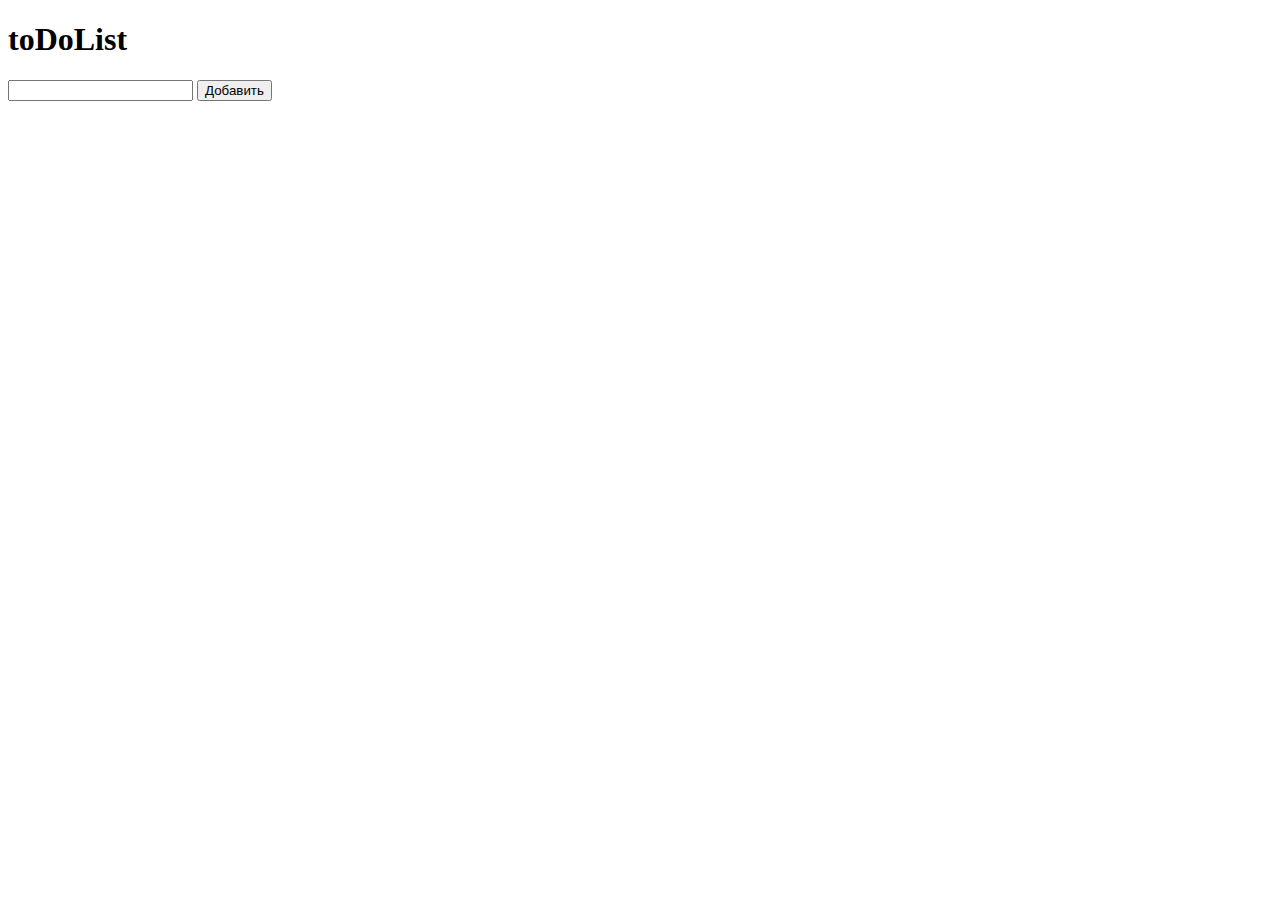
<file: toDoLIst/index.html>
<!DOCTYPE html>
<html lang="en">

<head>
    <meta charset="UTF-8">
    <meta http-equiv="X-UA-Compatible" content="IE=edge">
    <meta name="viewport" content="width=device-width, initial-scale=1.0">
    <title>toDoList</title>
    <link rel="stylesheet" href="./style.css">
</head>

<body>
    <div class="todo_list">
        <h1>toDoList</h1>
        <div>
            <input type="text" class="message">
            <button class="add">Добавить</button>
        </div>

        <div class="wrapper">
            <ul class="todo">
            </ul>
        </div>
    </div>
    <script src="./script.js"></script>
</body>

</html>
</file>
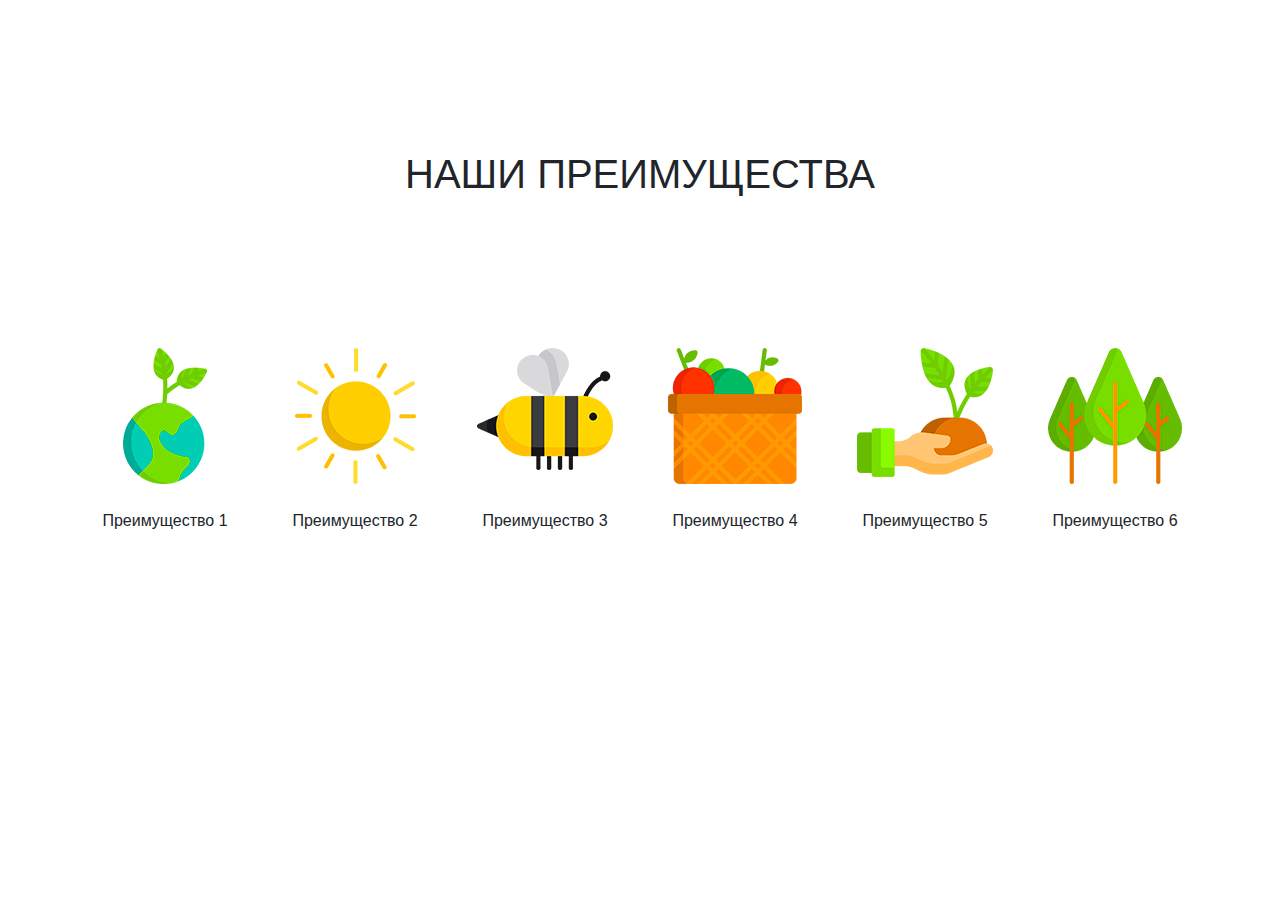
<file: project/src/index.html>
<!DOCTYPE html>
<html lang="en">
<head>
  <meta charset="UTF-8">
  <title>Мой первый сайт</title>
  <link rel="stylesheet" href="css/bootstrap.css">
  <link rel="stylesheet" href="css/style.css">
</head>
<body>

  <div class="row">
   <div class="col-md-12">
     <h1 class="head">Наши преимущества</h1>
   </div>
  </div>
 

 <div class="container">
   <div class="row" >
   <div class="col-lg-2 col-md-4 col-sm-6 col-xs-12" box>
    <img src="img/world.png" alt="">
    <p class="advantage" >Преимущество 1</p>
    </div>
   <div class="col-lg-2 col-md-4 col-sm-6 col-xs-12">
    <img src="img/sun.png" alt="">
    <p class="advantage">Преимущество 2</p>
   </div>
   <div class="col-lg-2 col-md-4 col-sm-6 col-xs-12">
    <img src="img/bee.png" alt="">
    <p class="advantage">Преимущество 3</p>
   </div>
   <div class="col-lg-2 col-md-4 col-sm-6 col-xs-12">
    <img src="img/fruits.png" alt="">
    <p class="advantage">Преимущество 4</p>
   </div>
   <div class="col-lg-2 col-md-4 col-sm-6 col-xs-12">
    <img src="img/hand.png" alt="">
    <p class="advantage">Преимущество 5</p>
   </div>
   <div class="col-lg-2 col-md-4 col-sm-6 col-xs-12">
    <img src="img/forest.png" alt="">
    <p class="advantage">Преимущество 6</p>
   </div>
  </div>
 </div>
</body>
</html>
</file>
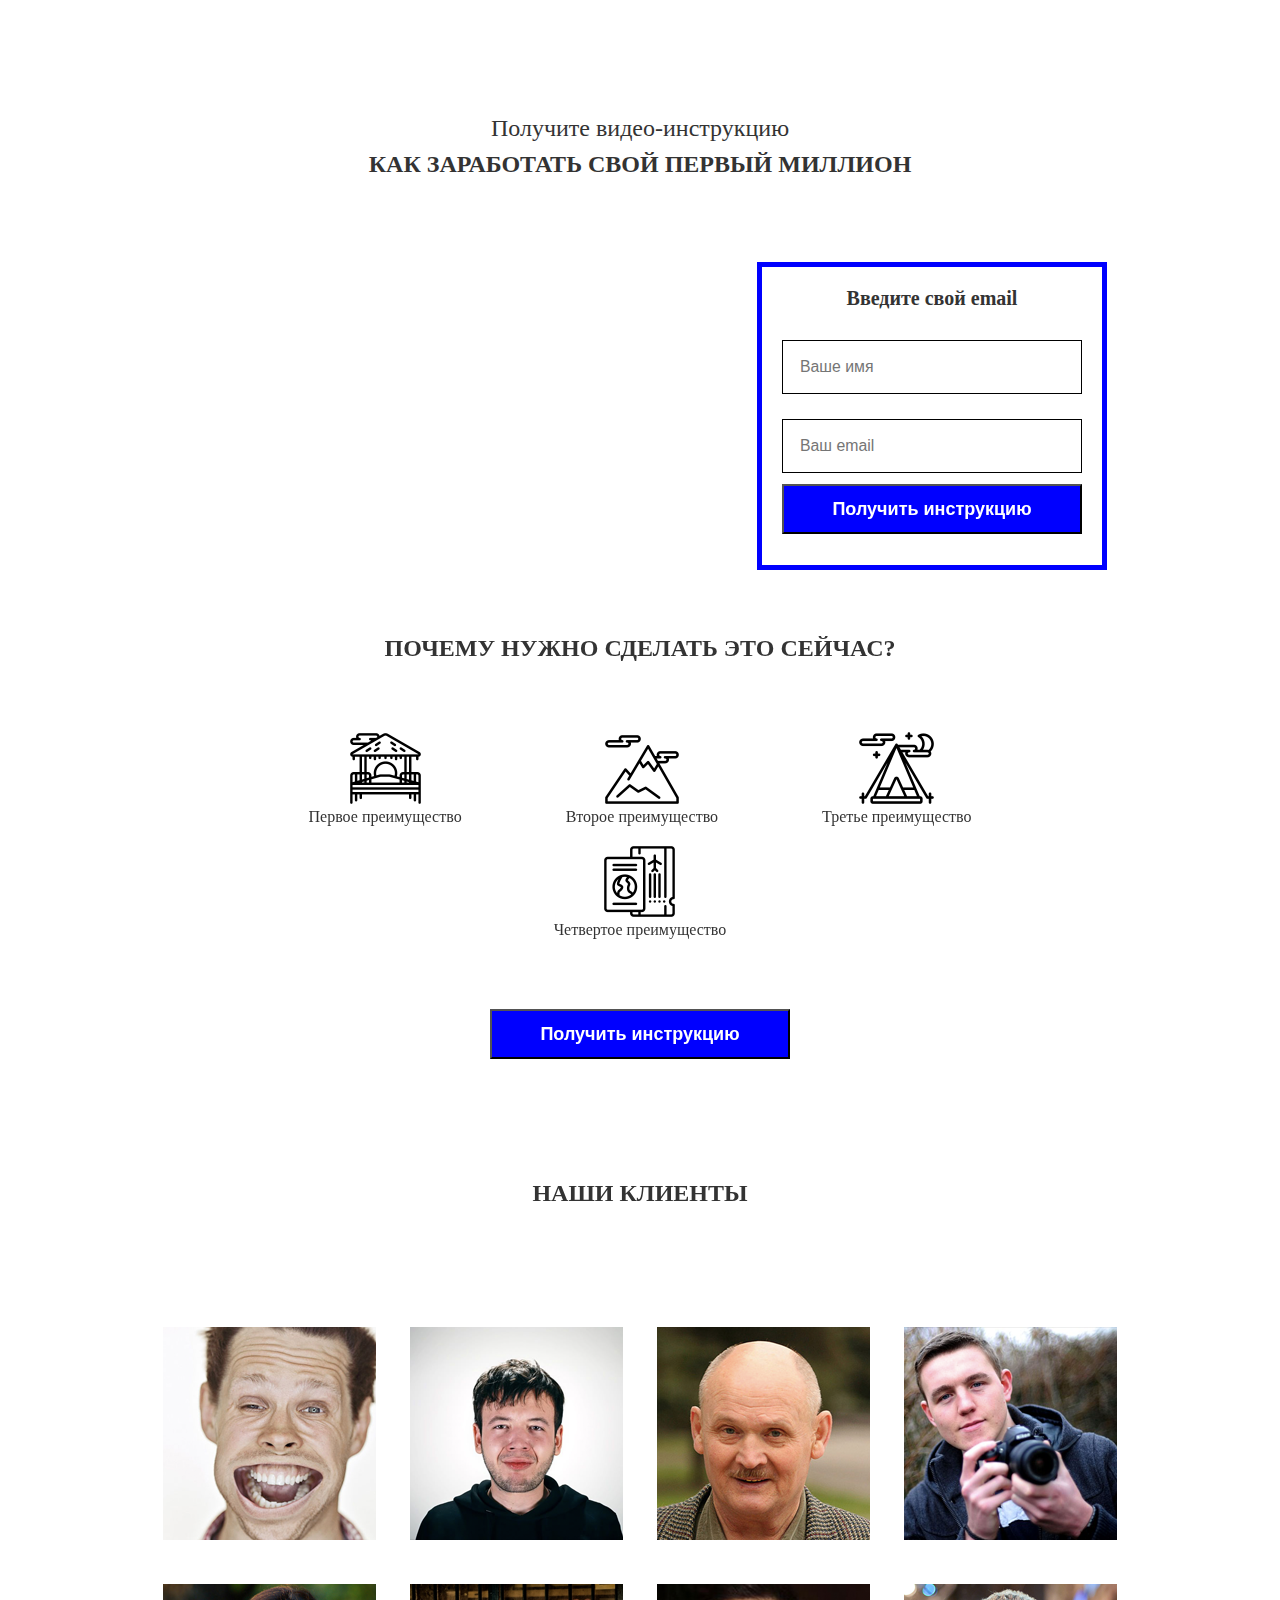
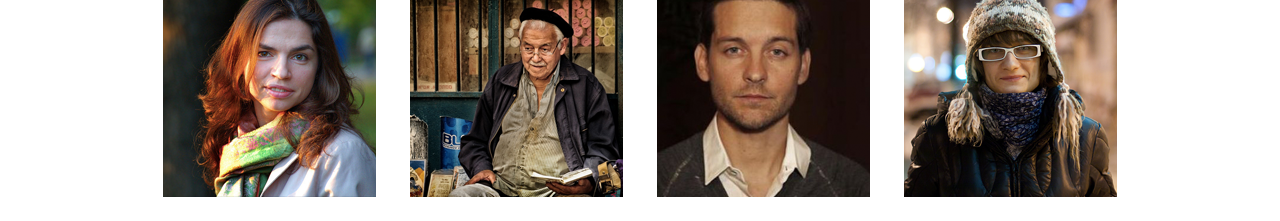
<file: project7/src/index.html>
<!DOCTYPE html>
<html lang="en">
<head>
  <meta charset="UTF-8">
  <title>Мой первый сайт</title>
  <link rel="stylesheet" href="css/reset.css">
  <link rel="stylesheet" href="css/style.css">
</head>
<body>

  <div class="section">
    <h1 class="header"><span>Получите видео-инструкцию</span><strong>Как заработать свой первый миллион</strong></h1>
    <div class="main">
      <div class="video"><iframe width="550" height="309" src="https://www.youtube.com/embed/YVsB4EDFDbI" frameborder="0" allow="accelerometer; autoplay; encrypted-media; gyroscope; picture-in-picture" allowfullscreen></iframe></div>
      <div class="form"><p class="form-header">Введите свой email</p>
        <form action="#">
          <input type="text" placeholder="Ваше имя">
          <input type="text" placeholder="Ваш email">
          <button class="btn">Получить инструкцию</button>
        </form>
      </div>
    </div>
  </div>

  <div class="section">
    <h2 class="feature-header">Почему нужно сделать это сейчас?</h2>
    <div class="feature"> 
      <div class="col">
        <img src="img/first.png" alt="первая картинка">
        <p>Первое преимущество</p>
      </div>
      <div class="col">
        <img src="img/second.png" alt="вторая картинка">
        <p>Второе преимущество</p>
      </div>
      <div class="col">
        <img src="img/third.png" alt="третья картинка">
        <p>Третье преимущество</p>
      </div>
      <div class="col">
        <img src="img/fourth.png" alt="четвертая картинка">
        <p>Четвертое преимущество</p>
      </div>
    </div>
    <button class="btn">Получить инструкцию</button>
  </div>

  <div class="section">
    <h2 class="clients">Наши клиенты</h2>
  </div>

  <div class="photo-block">
    <div class="photo"><img src="img/photo1.png" alt="фото"></div>
    <div class="photo"><img src="img/photo2.png" alt="фото"></div>
    <div class="photo"><img src="img/photo3.png" alt="фото"></div>
    <div class="photo"><img src="img/photo4.png" alt="фото"></div><br>
    <div class="photo"><img src="img/photo5.png" alt="фото"></div>
    <div class="photo"><img src="img/photo6.png" alt="фото"></div>
    <div class="photo"><img src="img/photo7.png" alt="фото"></div>
    <div class="photo"><img src="img/photo8.png" alt="фото"></div>
  </div>
  
</body>
</html>
</file>
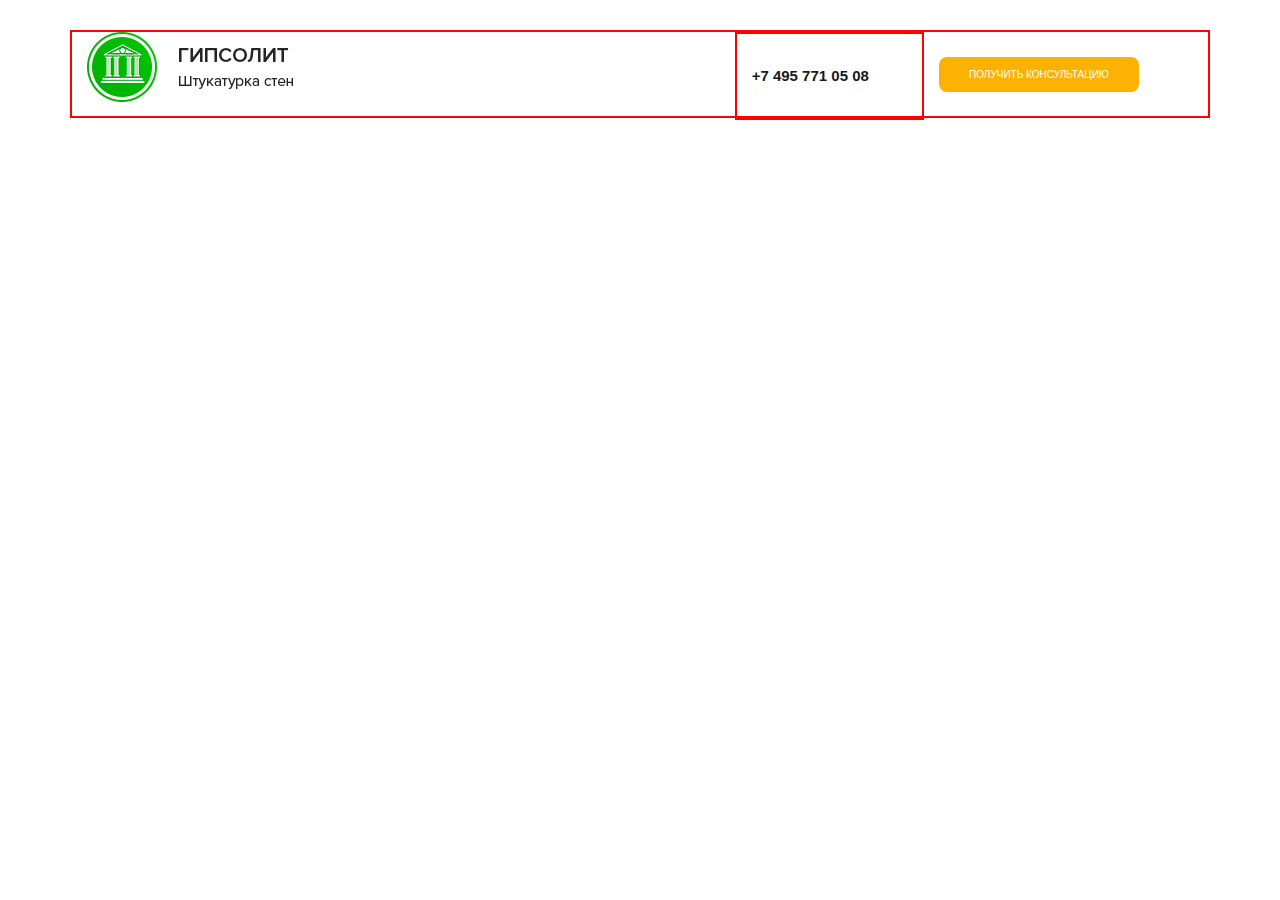
<file: ProjectPractice1/src/index.html>
<!DOCTYPE html>
<html lang="ru">
<head>
  <meta charset="utf-8">
  <meta http-equiv="X-UA-Compatible" content="IE=edge">
  <meta name="viewport" content="width=device-width, initial-scale=1">
  <link rel="icon" href="/favicon.ico">
  <title>Автоматизированная штукатурка стен </title>
  <!-- Bootstrap core CSS -->
  <link href="css/bootstrap.css" rel="stylesheet">
  <!-- Custom styles for this template -->
  <link href="css/style.css" rel="stylesheet">
  <!-- HTML5 shim and Respond.js for IE8 support of HTML5 elements and media queries -->
  <!--[if lt IE 9]>
    <script src="https://oss.maxcdn.com/html5shiv/3.7.2/html5shiv.min.js"></script>
    <script src="https://oss.maxcdn.com/respond/1.4.2/respond.min.js"></script>
  <![endif]-->
</head>


<body>

<main>
  <div class="container">
     <div class="header">
      <div class="row">
        <div class="col-md-3">
          <div class="logo">
            <img src="img/logo.png" alt="Гипсолит. Штукатурка стен">
            <p></p>
          </div>
        </div>
        <div class=" offset-md-4 col-md-2">
          <a class="phone-link" href="#">+7 495 771 05 08</a>
        </div>
        <div class="col-md-3">
          <div class="wrap">
            <div class="wrap-block">
              <button class="button header-btn">
                 получить консультацию
              </button>
            </div>
          </div>
        </div>
      </div>
    </div>
 
  </div>
</main>
  <script src="https://ajax.googleapis.com/ajax/libs/jquery/1.11.3/jquery.min.js"></script>

</body>
</html>
</file>
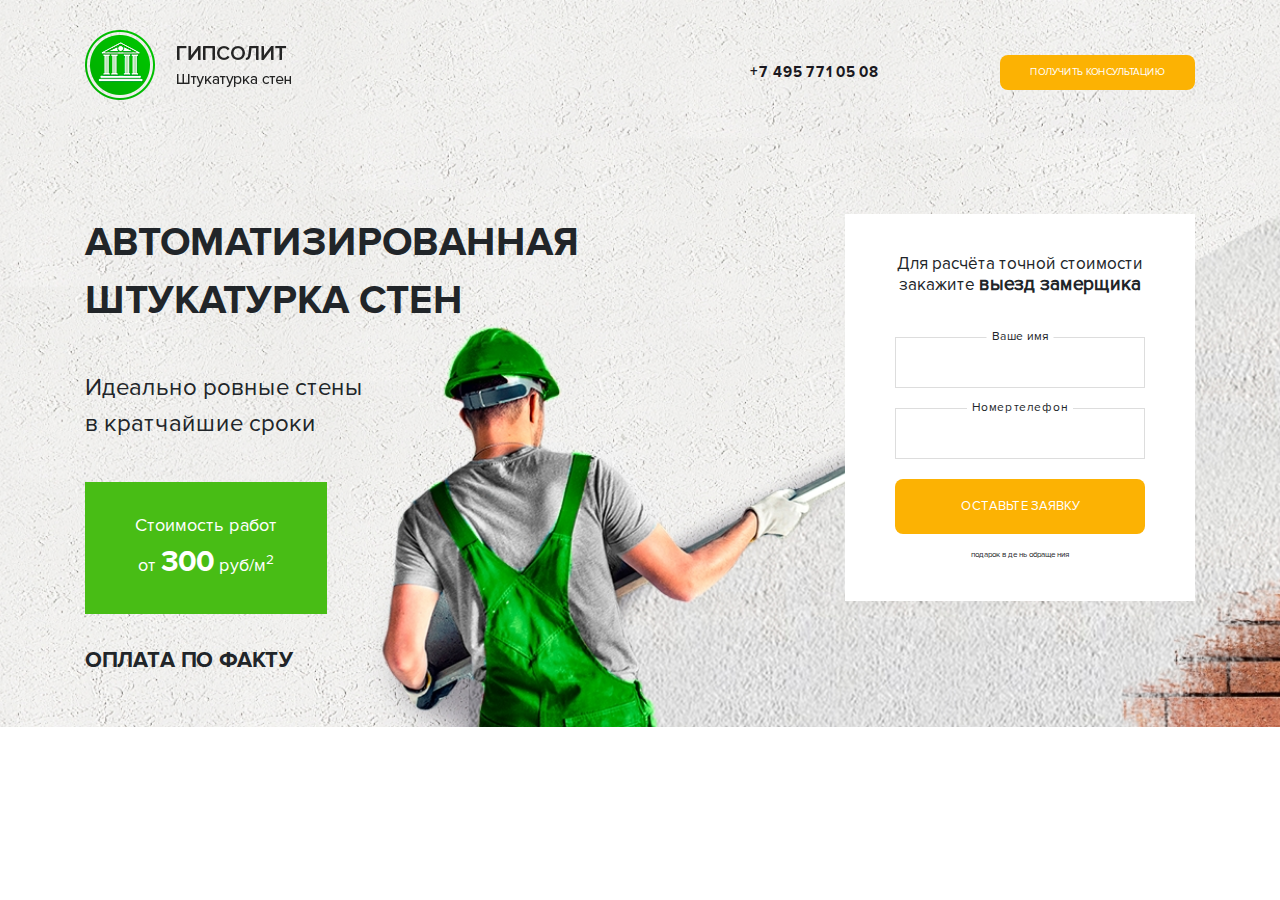
<file: ProjectPractice2/src/index.html>
<!DOCTYPE html>
<html lang="ru">
<head>
  <meta charset="utf-8">
  <meta http-equiv="X-UA-Compatible" content="IE=edge">
  <meta name="viewport" content="width=device-width, initial-scale=1">
  <link rel="icon" href="/favicon.ico">
  <title>Автоматизированная штукатурка стен </title>
  <!-- Bootstrap core CSS -->
  <link href="css/bootstrap.css" rel="stylesheet">
  <!-- Custom styles for this template -->
  <link href="css/style.css" rel="stylesheet">
  <!-- HTML5 shim and Respond.js for IE8 support of HTML5 elements and media queries -->
  <!--[if lt IE 9]>
    <script src="https://oss.maxcdn.com/html5shiv/3.7.2/html5shiv.min.js"></script>
    <script src="https://oss.maxcdn.com/respond/1.4.2/respond.min.js"></script>
  <![endif]-->
</head>


<body>

<main class="main">
  <div class="container">
     <div class="header">
      <div class="row">
        <div class="col-md-3">
          <div class="logo">
            <img src="img/logo.png" alt="Гипсолит. Штукатурка стен">
            <p></p>
          </div>
        </div>
        <div class=" offset-md-4 col-md-2">
          <a class="phone-link" href="#">+7 495 771 05 08</a>
        </div>
        <div class="col-md-3">
          <div class="wrap">
            <div class="wrap-block">
              <button class="button header-btn">
                 получить консультацию
              </button>
            </div>
          </div>
        </div>
      </div>
    </div>
    <div class="main-content">
      <div class="row">
        <div class="col-md-6">
          <div class="main-title">
            <h1>Автоматизированная <br>штукатурка стен</h1>
            <p class="main-subtitle">Идеально ровные стены <br>в кратчайшие сроки</p>
            <span>Стоимость работ <br>от <strong>300</strong> руб/м<sup>2</sup></span>
            <strong class="main-trigger

            ">оплата по факту</strong>
          </div>
        </div>
        <div class="col-md-4 offset-md-2">
          <div class="main-form">
            <h2 class="main-form-header">Для расчёта точной стоимости закажите <strong>выезд замерщика</strong></h2>
            <form action="#">
              <label for="#">Ваше имя</label>
              <input class="main-form-input" type="text">
              <label for="#">Номер телефон</label>
              <input class="main-form-input" type="text">
              <button class="main-form-btn button">оставьте заявку</button>
              <small>подарок в день обращения</small>
            </form>

          </div>
        </div>
      </div>
    </div>
  </div>
</main>
  <script src="https://ajax.googleapis.com/ajax/libs/jquery/1.11.3/jquery.min.js"></script>

</body>
</html>
</file>
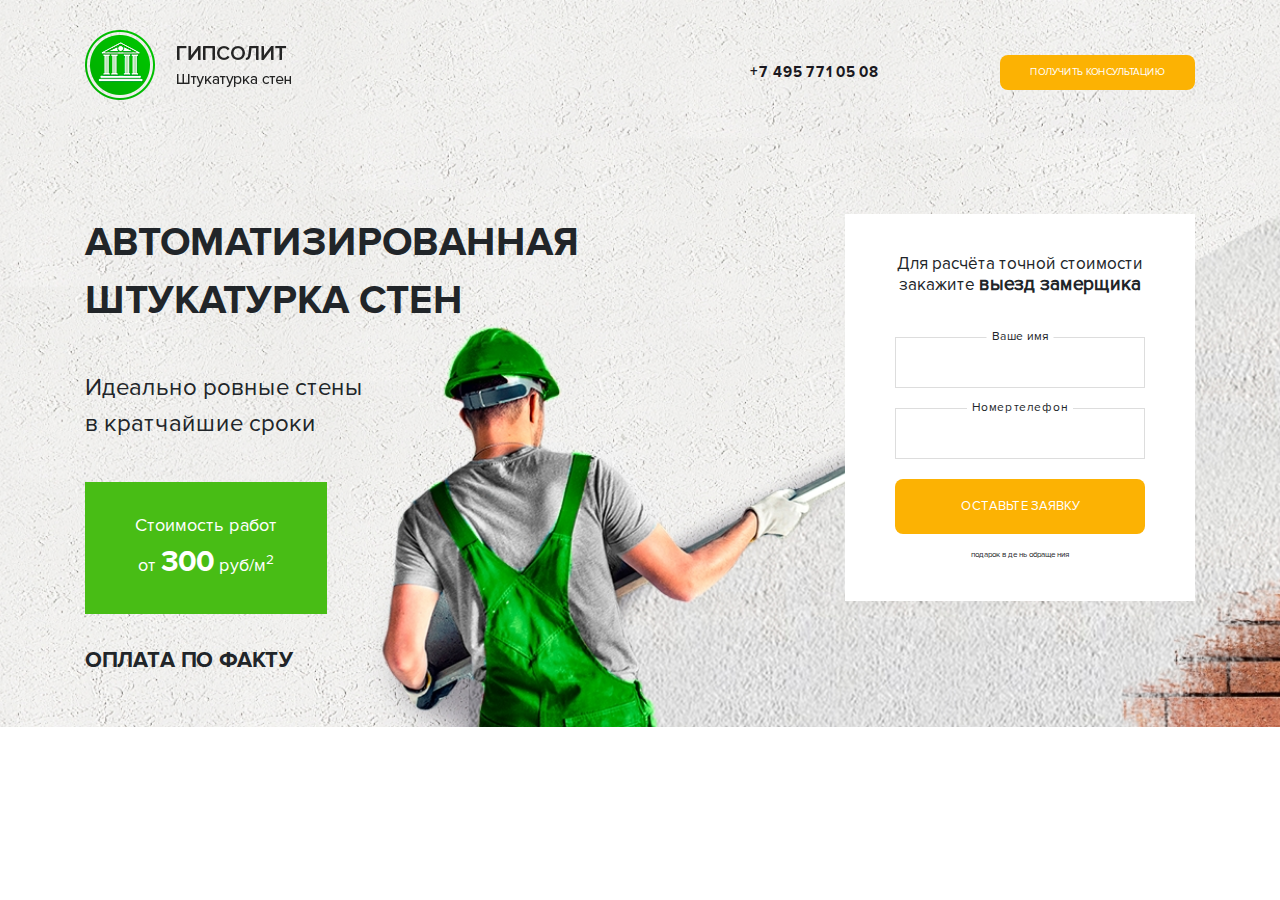
<file: ProjectPractice3/src/index.html>
<!DOCTYPE html>
<html lang="ru">
<head>
  <meta charset="utf-8">
  <meta http-equiv="X-UA-Compatible" content="IE=edge">
  <meta name="viewport" content="width=device-width, initial-scale=1">
  <link rel="icon" href="/favicon.ico">
  <title>Автоматизированная штукатурка стен </title>
  <!-- Bootstrap core CSS -->
  <link href="css/bootstrap.css" rel="stylesheet">
  <!-- Custom styles for this template -->
  <link href="css/style.css" rel="stylesheet">
  <!-- HTML5 shim and Respond.js for IE8 support of HTML5 elements and media queries -->
  <!--[if lt IE 9]>
    <script src="https://oss.maxcdn.com/html5shiv/3.7.2/html5shiv.min.js"></script>
    <script src="https://oss.maxcdn.com/respond/1.4.2/respond.min.js"></script>
  <![endif]-->
</head>


<body>

<main class="main">
  <div class="container">
     <div class="header">
      <div class="row">
        <div class="col-xl-3 col-lg-3 col-md-3 col-sm-12">
          <div class="logo">
            <img src="img/logo.png" alt="Гипсолит. Штукатурка стен">
            <p></p>
          </div>
        </div>
        <div class="offset-xl-4 col-xl-2 offset-lg-4 col-lg-2 offset-md-2 col-md-3 col-sm-12">
          <a class="phone-link" href="#">+7 495 771 05 08</a>
        </div>
        <div class="col-xl-3 col-lg-3 col-md-4 col-sm-12">
          <div class="wrap">
            <div class="wrap-block">
              <button class="button header-btn">
                 получить консультацию
              </button>
            </div>
          </div>
        </div>
      </div>
    </div>
    <div class="main-content">
      <div class="row">
        <div class="col-xl-6 col-lg-6">
          <div class="main-title">
            <h1>Автоматизированная <br>штукатурка стен</h1>
            <p class="main-subtitle">Идеально ровные стены <br>в кратчайшие сроки</p>
            <span>Стоимость работ <br>от <strong>300</strong> руб/м<sup>2</sup></span>
            <strong class="main-trigger

            ">оплата по факту</strong>
          </div>
        </div>
        <div class="col-xl-4 offset-xl-2 col-lg-5 offset-lg-1 col-md-8 offset-md-2">
          <div class="main-form">
            <h2 class="main-form-header">Для расчёта точной стоимости закажите <strong>выезд замерщика</strong></h2>
            <form action="#">
              <label for="#">Ваше имя</label>
              <input class="main-form-input" type="text">
              <label for="#">Номер телефон</label>
              <input class="main-form-input" type="text">
              <button class="main-form-btn button">оставьте заявку</button>
              <small>подарок в день обращения</small>
            </form>

          </div>
        </div>
      </div>
    </div>
  </div>
</main>
  <script src="https://ajax.googleapis.com/ajax/libs/jquery/1.11.3/jquery.min.js"></script>

</body>
</html>
</file>
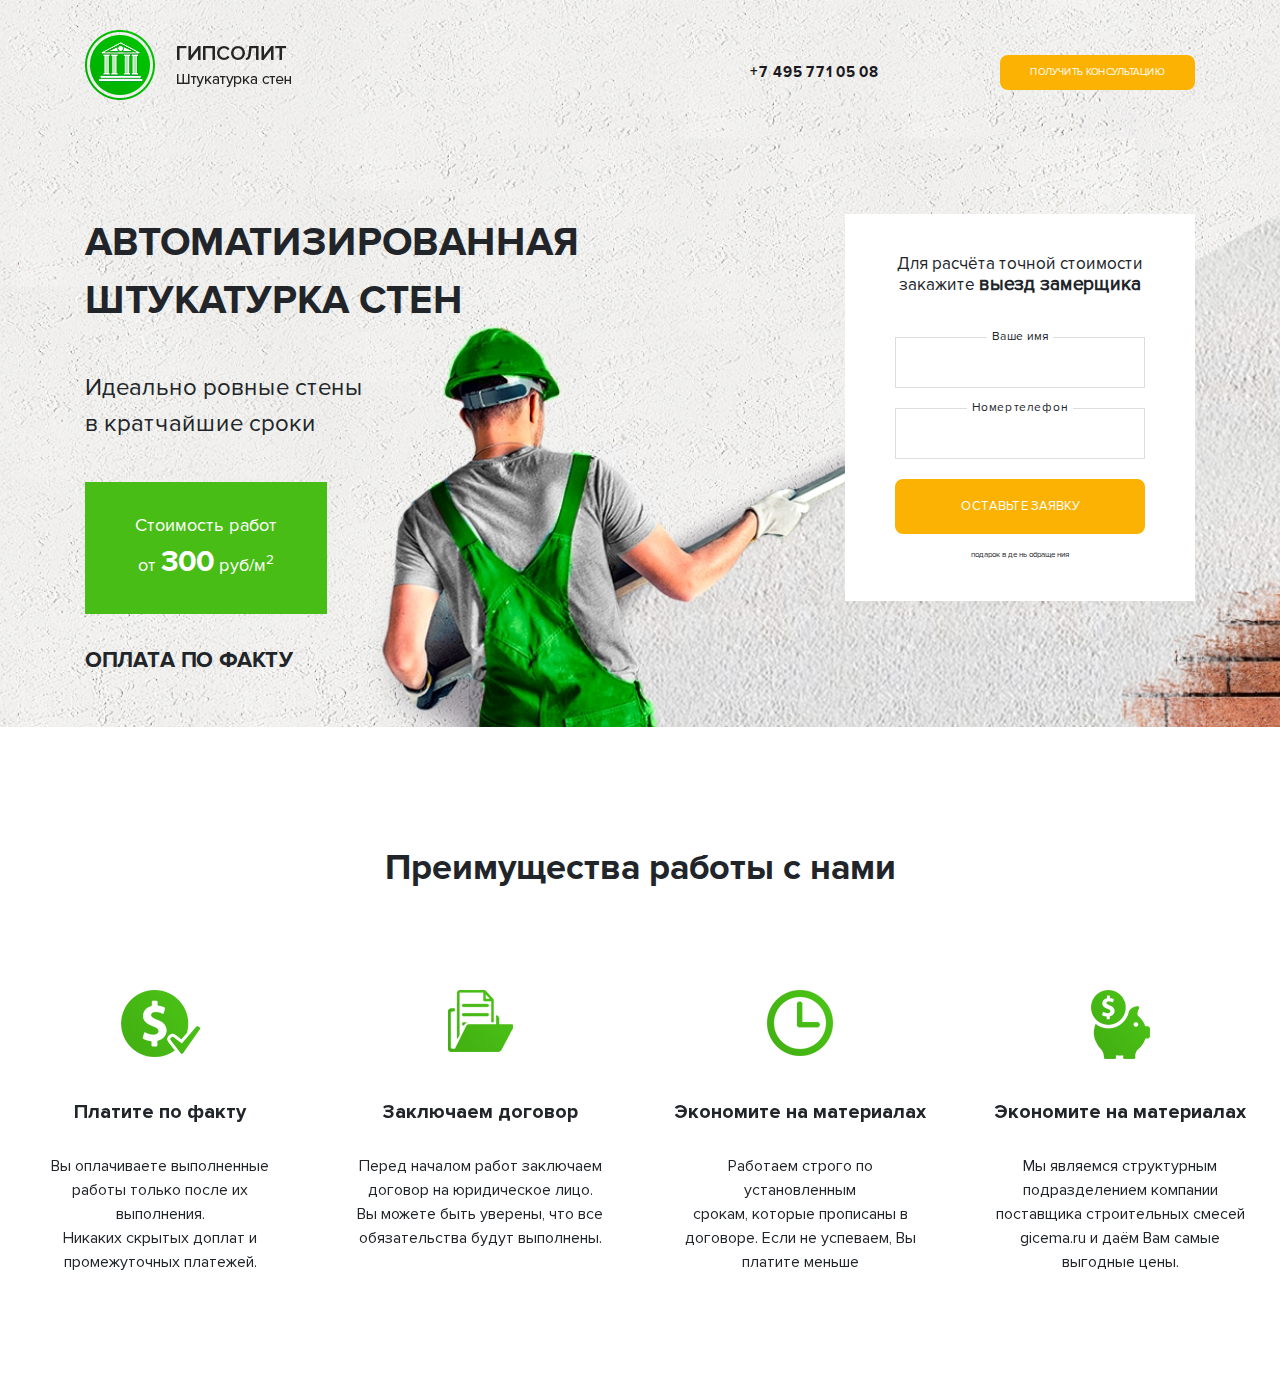
<file: ProjectPractice4/src/index.html>
<!DOCTYPE html>
<html lang="ru">
<head>
  <meta charset="utf-8">
  <meta http-equiv="X-UA-Compatible" content="IE=edge">
  <meta name="viewport" content="width=device-width, initial-scale=1">
  <link rel="icon" href="/favicon.ico">
  <title>Автоматизированная штукатурка стен </title>
  <!-- Bootstrap core CSS -->
  <link href="css/bootstrap.css" rel="stylesheet">
  <!-- Custom styles for this template -->
  <link href="css/style.css" rel="stylesheet">
  <!-- HTML5 shim and Respond.js for IE8 support of HTML5 elements and media queries -->
  <!--[if lt IE 9]>
    <script src="https://oss.maxcdn.com/html5shiv/3.7.2/html5shiv.min.js"></script>
    <script src="https://oss.maxcdn.com/respond/1.4.2/respond.min.js"></script>
  <![endif]-->
</head>


<body>

<main class="main">
  <div class="container">
     <div class="header">
      <div class="row">
        <div class="col-xl-3 col-lg-3 col-md-3 col-sm-12">
          <div class="logo">
            <img src="img/logo.png" alt="Гипсолит. Штукатурка стен">
            <p></p>
          </div>
        </div>
        <div class="offset-xl-4 col-xl-2 offset-lg-4 col-lg-2 offset-md-2 col-md-3 col-sm-12">
          <a class="phone-link" href="#">+7 495 771 05 08</a>
        </div>
        <div class="col-xl-3 col-lg-3 col-md-4 col-sm-12">
          <div class="wrap">
            <div class="wrap-block">
              <button class="button header-btn">
                 получить консультацию
              </button>
            </div>
          </div>
        </div>
      </div>
    </div>
    <div class="main-content">
      <div class="row">
        <div class="col-xl-6 col-lg-6">
          <div class="main-title">
            <h1>Автоматизированная <br>штукатурка стен</h1>
            <p class="main-subtitle">Идеально ровные стены <br>в кратчайшие сроки</p>
            <span>Стоимость работ <br>от <strong>300</strong> руб/м<sup>2</sup></span>
            <strong class="main-trigger

            ">оплата по факту</strong>
          </div>
        </div>
        <div class="col-xl-4 offset-xl-2 col-lg-5 offset-lg-1 col-md-8 offset-md-2">
          <div class="main-form">
            <h2 class="main-form-header">Для расчёта точной стоимости закажите <strong>выезд замерщика</strong></h2>
            <form action="#">
              <label for="#">Ваше имя</label>
              <input class="main-form-input" type="text">
              <label for="#">Номер телефон</label>
              <input class="main-form-input" type="text">
              <button class="main-form-btn button">оставьте заявку</button>
              <small>подарок в день обращения</small>
            </form>

          </div>
        </div>
      </div>
    </div>
  </div>
</main>



<section class="features">
  <div class="contanier">
    <h2 class="section-header">Преимущества работы с нами</h2>
    <div class="features-slider">
      <div class="features-block">
        <div class="features-img">
          <picture>
            <source srcset="img/features/coin.svg " type="image/">
            <img src="img/features/coin.png" alt="Платите по факту">
          </picture>
        </div>
        <h3>Платите по факту</h3>
        <p>Вы оплачиваете выполненные <br>работы только после их выполнения. <br>Никаких скрытых доплат и <br>промежуточных 
        платежей.</p>
      </div>
      <div class="features-block">
        <div class="features-img">
          <picture>
            <source srcset="img/features/folder.svg" type="image/">
            <img src="img/features/folder.png" alt="Заключаем договор">
          </picture>
        </div>
        <h3>Заключаем договор</h3>
        <p>Перед началом работ заключаем <br>договор на юридическое лицо. <br>Вы можете быть уверены, что все<br> обязательства будут выполнены.</p>
      </div>
      <div class="features-block">
        <div class="features-img">
          <picture>
            <source srcset="img/features/clock.svg" type="image/">
            <img src="img/features/clock.png" alt="Точно в срок">
          </picture>
        </div>
        <h3>Экономите на материалах</h3>
        <p>Работаем строго по установленным <br>срокам, которые прописаны в <br>договоре. Если не успеваем, Вы <br>платите меньше</p>
      </div>
      <div class="features-block">
        <div class="features-img">
          <picture>
            <source srcset="img/features/piggy-bank.svg" type="image/">
            <img src="img/features/piggy-bank.png" alt="Экономите на материалах">
          </picture>
        </div>
        <h3>Экономите на материалах</h3>
        <p>Мы являемся структурным <br>подразделением компании <br>поставщика строительных смесей <br>gicema.ru  и даём Вам самые <br>выгодные цены.</p>
      </div>
    </div>
  </div>
</section>


  <script src="https://ajax.googleapis.com/ajax/libs/jquery/1.11.3/jquery.min.js"></script>
  <!-- Подключаем стили slick slider -->
  <link rel="stylesheet" href="slick-1.8.1/slick/slick.css">
  <link rel="stylesheet" href="slick-1.8.1/slick/slick-theme.css">
  <!-- Подключаем бибилиотеку slick slider -->
  <script src="slick-1.8.1/slick/slick.min.js"></script>
  <!-- Инициализируем slider -->
  <script>
    $(document).ready(function(){
      $('.features-slider').slick({
        infinite: true,
        slidesToShow: 4,
        slidesToScroll: 1,
        responsive: [
            {
              breakpoint: 991,
              settings: {
                slidesToShow: 2,
                slidesToScroll: 2,
                prevArrow: '<button class="prev arrow"></button>',
                nextArrow: '<button class="next arrow"></button>'
              }
            },
            {
              breakpoint: 767,
              settings: {
                slidesToShow: 1,
                slidesToScroll: 1,
                prevArrow: '<button class="prev arrow"></button>',
                nextArrow: '<button class="next arrow"></button>'
              }
            }   
        ]   
      });
    });
  </script>


</body>
</html>
</file>
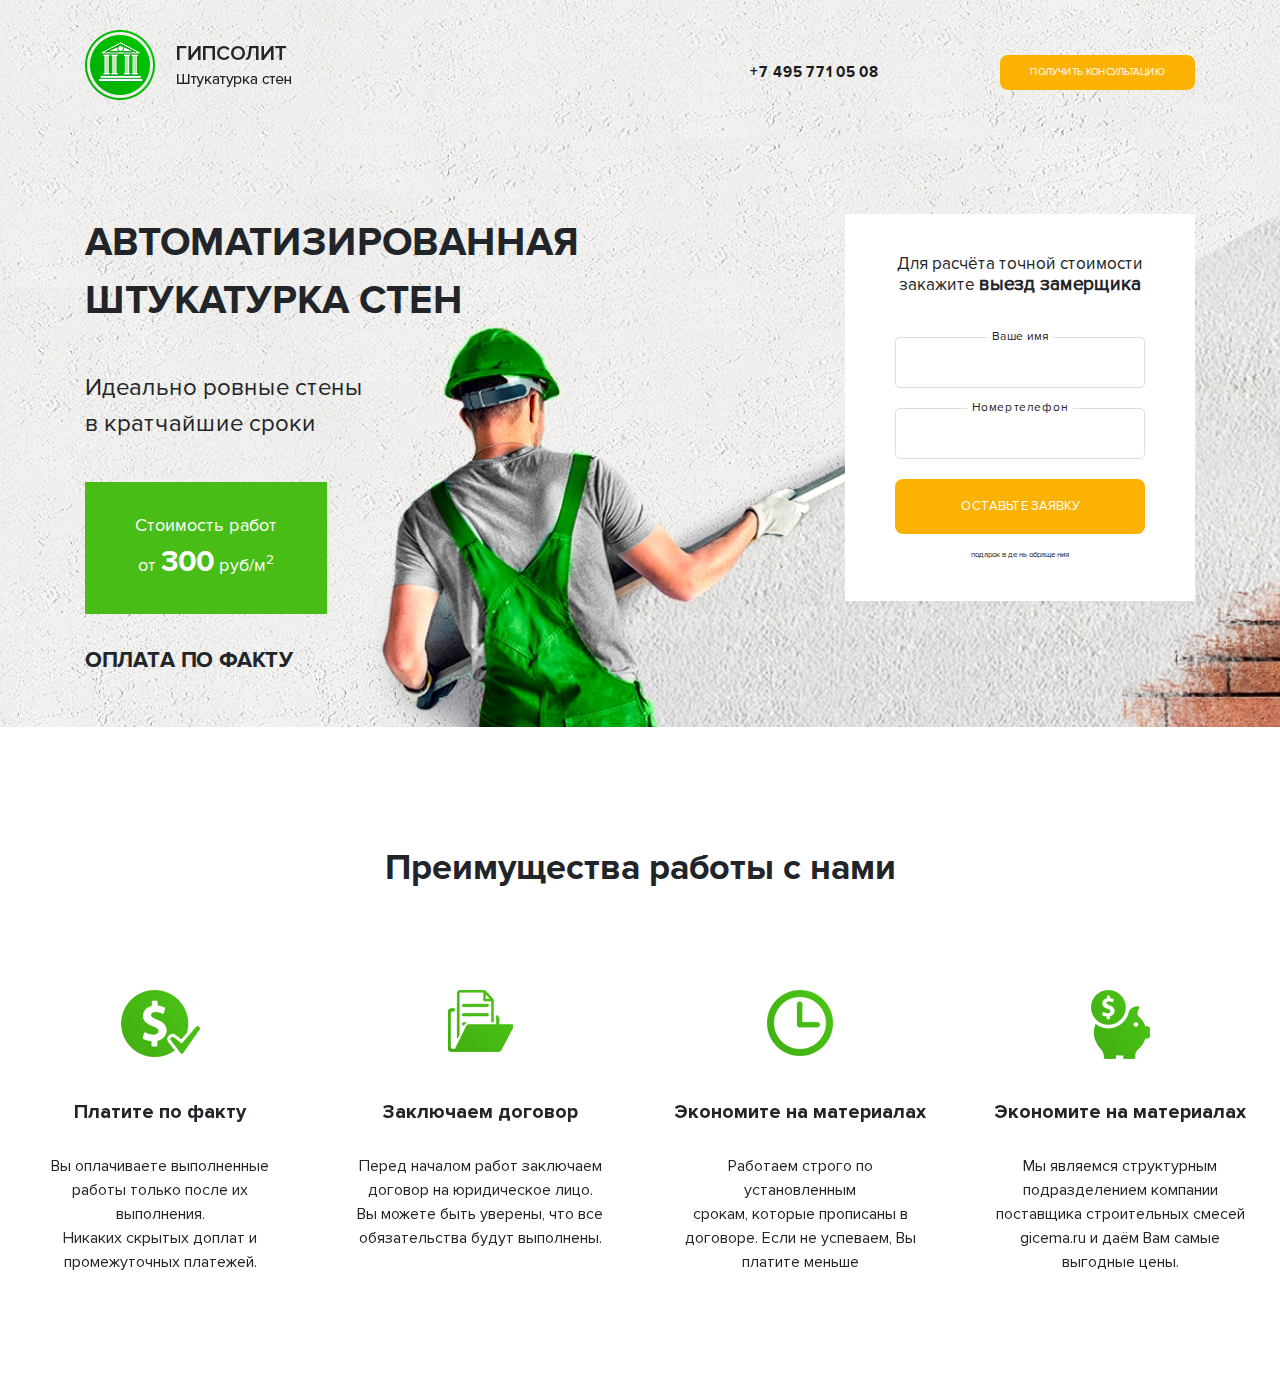
<file: ProjectPractice5/src/index.html>
<!DOCTYPE html>
<html lang="ru">
<head>
  <meta charset="utf-8">
  <meta http-equiv="X-UA-Compatible" content="IE=edge">
  <meta name="viewport" content="width=device-width, initial-scale=1">
  <link rel="icon" href="/favicon.ico">
  <title>Автоматизированная штукатурка стен </title>
  <!-- Bootstrap core CSS -->
  <link href="css/bootstrap.css" rel="stylesheet">
  <!-- Custom styles for this template -->
  <link href="css/style.css" rel="stylesheet">
  <!-- HTML5 shim and Respond.js for IE8 support of HTML5 elements and media queries -->
  <!--[if lt IE 9]>
    <script src="https://oss.maxcdn.com/html5shiv/3.7.2/html5shiv.min.js"></script>
    <script src="https://oss.maxcdn.com/respond/1.4.2/respond.min.js"></script>
  <![endif]-->
</head>


<body>

<main class="main">
  <div class="container">
     <div class="header">
      <div class="row">
        <div class="col-xl-3 col-lg-3 col-md-3 col-sm-12">
          <div class="logo">
            <img src="img/logo.png" alt="Гипсолит. Штукатурка стен">
            <p></p>
          </div>
        </div>
        <div class="offset-xl-4 col-xl-2 offset-lg-4 col-lg-2 offset-md-2 col-md-3 col-sm-12">
          <a class="phone-link" href="#">+7 495 771 05 08</a>
        </div>
        <div class="col-xl-3 col-lg-3 col-md-4 col-sm-12">
          <div class="wrap">
            <div class="wrap-block">
              <button class="button header-btn popup-btn">
                 получить консультацию
              </button>
            </div>
          </div>
        </div>
      </div>
    </div>
    <div class="main-content">
      <div class="row">
        <div class="col-xl-6 col-lg-6">
          <div class="main-title">
            <h1>Автоматизированная <br>штукатурка стен</h1>
            <p class="main-subtitle">Идеально ровные стены <br>в кратчайшие сроки</p>
            <span>Стоимость работ <br>от <strong>300</strong> руб/м<sup>2</sup></span>
            <strong class="main-trigger

            ">оплата по факту</strong>
          </div>
        </div>
        <div class="col-xl-4 offset-xl-2 col-lg-5 offset-lg-1 col-md-8 offset-md-2">
          <div class="main-form">
            <h2 class="main-form-header">Для расчёта точной стоимости закажите <strong>выезд замерщика</strong></h2>
            <form action="#">
              <label for="#">Ваше имя</label>
              <input class="main-form-input" type="text">
              <label for="#">Номер телефон</label>
              <input class="main-form-input" type="text">
              <button class="main-form-btn button">оставьте заявку</button>
              <small>подарок в день обращения</small>
            </form>

          </div>
        </div>
      </div>
    </div>
  </div>
</main>



<section class="features">
  <div class="contanier">
    <h2 class="section-header">Преимущества работы с нами</h2>
    <div class="features-slider">
      <div class="features-block">
        <div class="features-img">
          <picture>
            <source srcset="img/features/coin.svg " type="image/">
            <img src="img/features/coin.png" alt="Платите по факту">
          </picture>
        </div>
        <h3>Платите по факту</h3>
        <p>Вы оплачиваете выполненные <br>работы только после их выполнения. <br>Никаких скрытых доплат и <br>промежуточных 
        платежей.</p>
      </div>
      <div class="features-block">
        <div class="features-img">
          <picture>
            <source srcset="img/features/folder.svg" type="image/">
            <img src="img/features/folder.png" alt="Заключаем договор">
          </picture>
        </div>
        <h3>Заключаем договор</h3>
        <p>Перед началом работ заключаем <br>договор на юридическое лицо. <br>Вы можете быть уверены, что все<br> обязательства будут выполнены.</p>
      </div>
      <div class="features-block">
        <div class="features-img">
          <picture>
            <source srcset="img/features/clock.svg" type="image/">
            <img src="img/features/clock.png" alt="Точно в срок">
          </picture>
        </div>
        <h3>Экономите на материалах</h3>
        <p>Работаем строго по установленным <br>срокам, которые прописаны в <br>договоре. Если не успеваем, Вы <br>платите меньше</p>
      </div>
      <div class="features-block">
        <div class="features-img">
          <picture>
            <source srcset="img/features/piggy-bank.svg" type="image/">
            <img src="img/features/piggy-bank.png" alt="Экономите на материалах">
          </picture>
        </div>
        <h3>Экономите на материалах</h3>
        <p>Мы являемся структурным <br>подразделением компании <br>поставщика строительных смесей <br>gicema.ru  и даём Вам самые <br>выгодные цены.</p>
      </div>
    </div>
  </div>
</section>
  
  <!-- Модальные окна -->
  <!-- Получить консультацию -->
  <div class="popup">
    <div class="popup-dialog">
      <div class="popup-content">
        <button class="popup-close">&times;</button>
        <h4 class="popup-header">Заинтересовало?</h4>
        <p>Оставьте свои контактные данные<br> для связи</p>
        <div class="main-form popup-form">
          <form action="#">
            <label for="#">Ваше имя</label>
            <input class="main-form-input" type="text">
            <label for="#">Номер телефон</label>
            <input class="main-form-input" type="text">
            <label for="#">Сообщение</label>
            <textarea class="main-form-input" rows="5"></textarea>
            <button class="main-form-btn button">оставьте заявку</button>
          </form>
        </div>
      </div>
    </div>
  </div>


  <script src="https://ajax.googleapis.com/ajax/libs/jquery/1.11.3/jquery.min.js"></script>
  <!-- Подключаем стили slick slider -->
  <link rel="stylesheet" href="slick-1.8.1/slick/slick.css">
  <link rel="stylesheet" href="slick-1.8.1/slick/slick-theme.css">
  <!-- Подключаем бибилиотеку slick slider -->
  <script src="slick-1.8.1/slick/slick.min.js"></script>
  <!-- Инициализируем slider -->
  <script>
    $(document).ready(function(){
      $('.popup-btn').on('click', function(event) {
        event.preventDefault();
        $('.popup').fadeIn();
      });
      $('.popup-close').on('click', function(event) {
        event.preventDefault();
        $('.popup').fadeOut();
      });
      $('.features-slider').slick({
        infinite: true,
        slidesToShow: 4,
        slidesToScroll: 1,
        responsive: [
            {
              breakpoint: 991,
              settings: {
                slidesToShow: 2,
                slidesToScroll: 2,
                prevArrow: '<button class="prev arrow"></button>',
                nextArrow: '<button class="next arrow"></button>'
              }
            },
            {
              breakpoint: 767,
              settings: {
                slidesToShow: 1,
                slidesToScroll: 1,
                prevArrow: '<button class="prev arrow"></button>',
                nextArrow: '<button class="next arrow"></button>'
              }
            }   
        ]   
      });
    });
  </script>


</body>
</html>
</file>
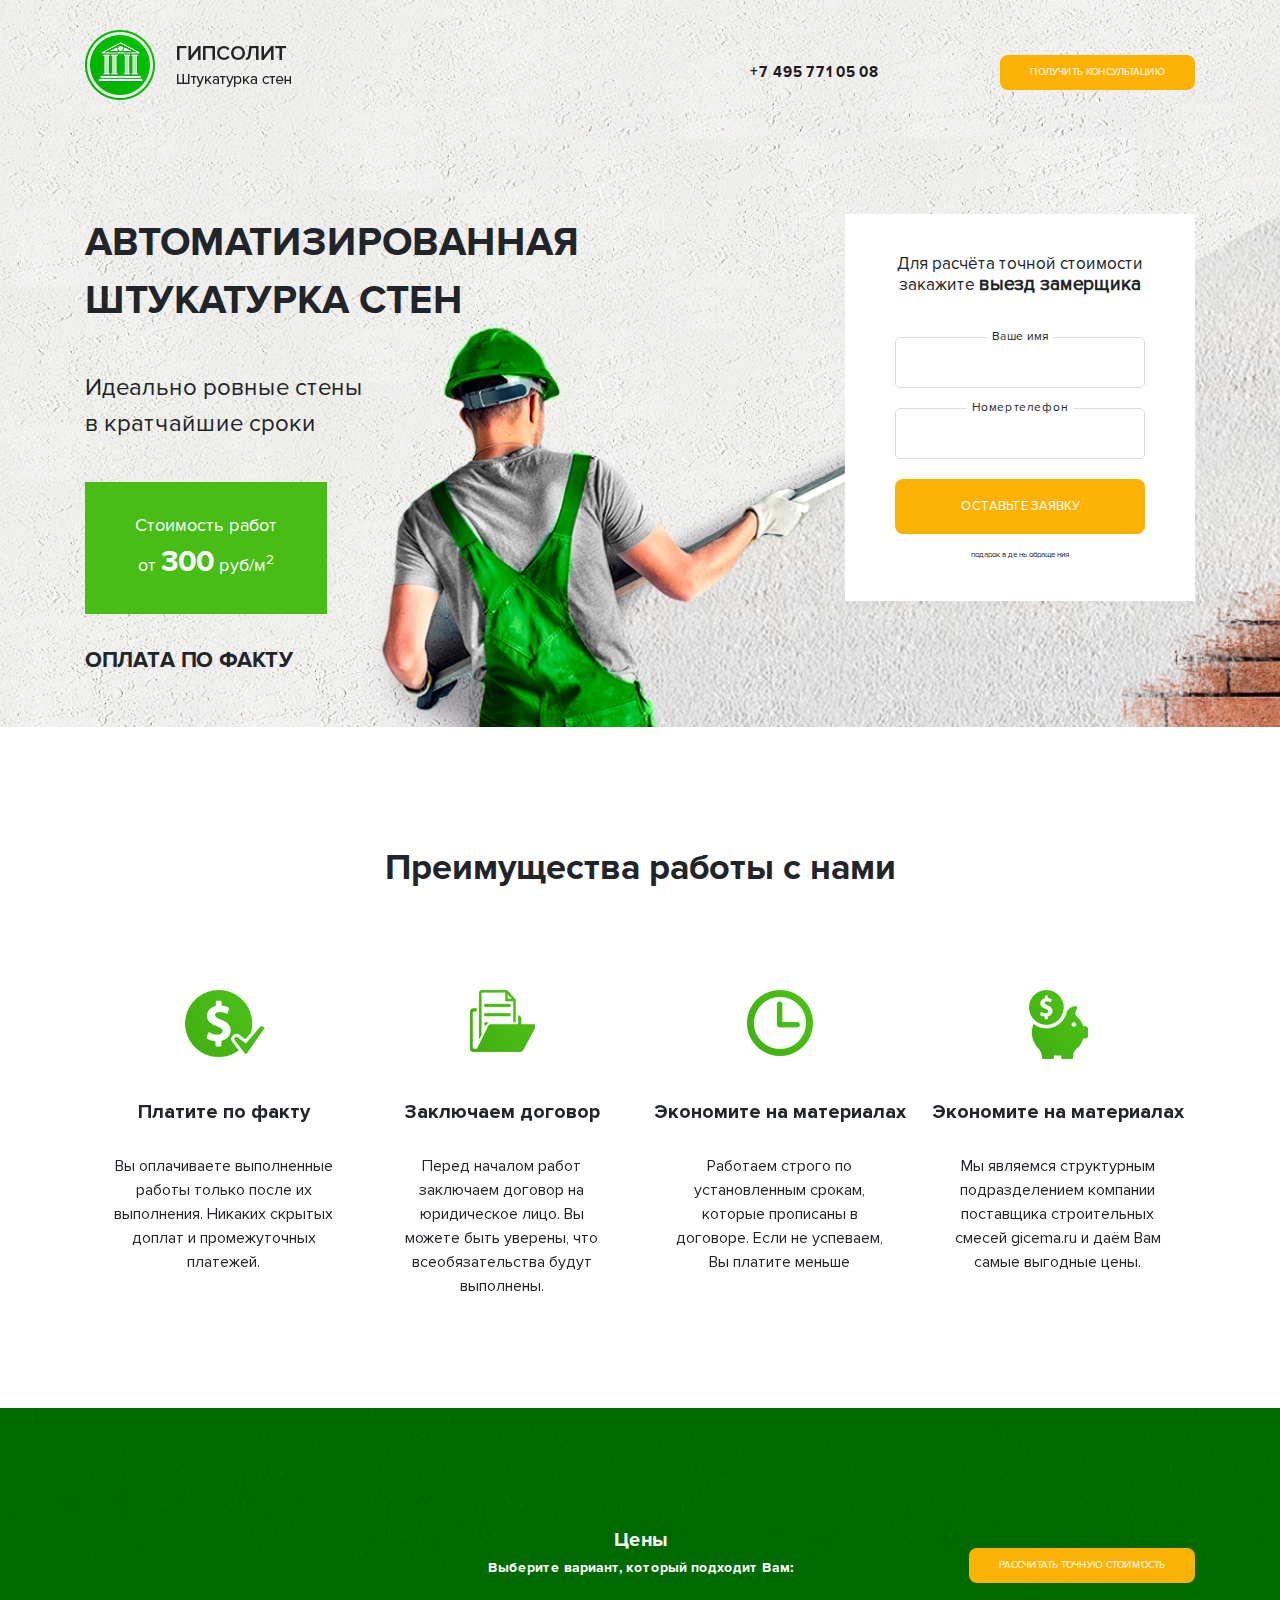
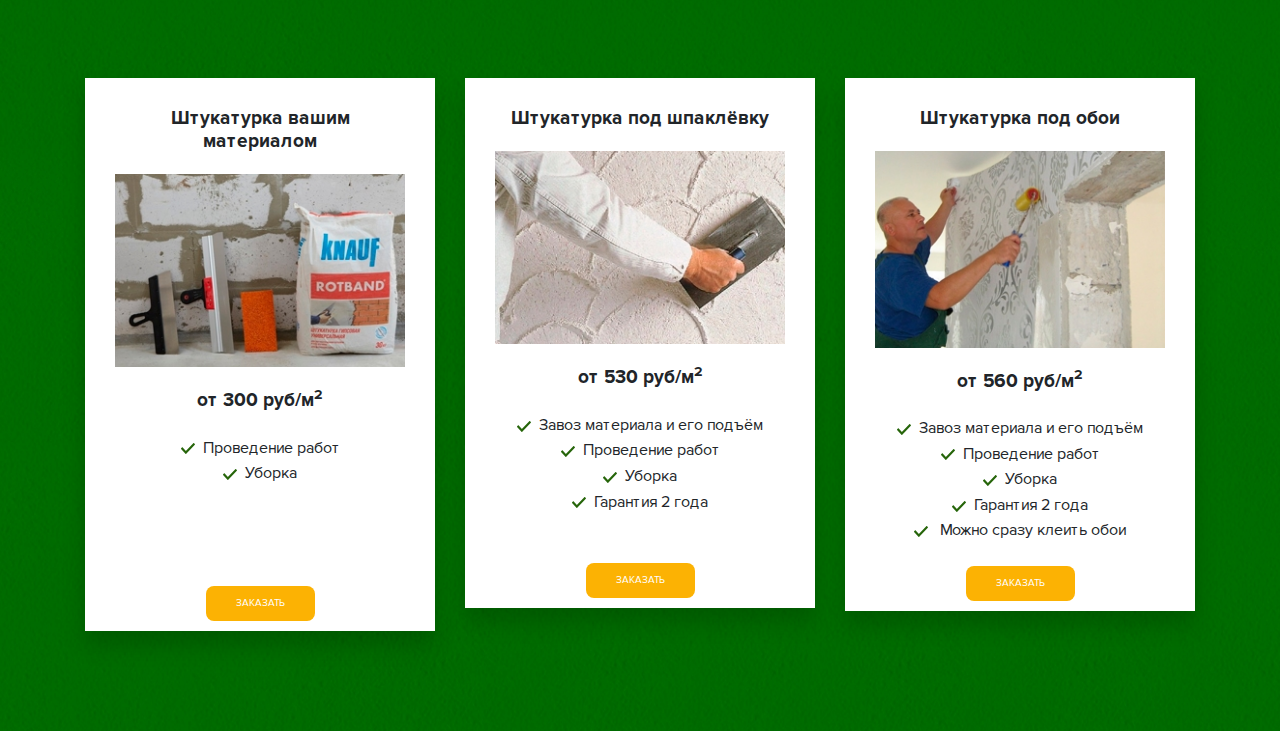
<file: ProjectPractice6/src/index.html>
<!DOCTYPE html>
<html lang="ru">
<head>
  <meta charset="utf-8">
  <meta http-equiv="X-UA-Compatible" content="IE=edge">
  <meta name="viewport" content="width=device-width, initial-scale=1">
  <link rel="icon" href="/favicon.ico">
  <title>Автоматизированная штукатурка стен </title>
  <!-- Bootstrap core CSS -->
  <link href="css/bootstrap.css" rel="stylesheet">
  <!-- Custom styles for this template -->
  <link href="css/style.css" rel="stylesheet">
  <!-- HTML5 shim and Respond.js for IE8 support of HTML5 elements and media queries -->
  <!--[if lt IE 9]>
    <script src="https://oss.maxcdn.com/html5shiv/3.7.2/html5shiv.min.js"></script>
    <script src="https://oss.maxcdn.com/respond/1.4.2/respond.min.js"></script>
  <![endif]-->
</head>


<body>

<main class="main">
  <div class="container">
     <div class="header">
      <div class="row">
        <div class="col-xl-3 col-lg-3 col-md-3 col-sm-12">
          <div class="logo">
            <img src="img/logo.png" alt="Гипсолит. Штукатурка стен">
            <p></p>
          </div>
        </div>
        <div class="offset-xl-4 col-xl-2 offset-lg-4 col-lg-2 offset-md-2 col-md-3 col-sm-12">
          <a class="phone-link" href="#">+7 495 771 05 08</a>
        </div>
        <div class="col-xl-3 col-lg-3 col-md-4 col-sm-12">
          <div class="wrap">
            <div class="wrap-block">
              <button class="button header-btn popup-btn">
                 получить консультацию
              </button>
            </div>
          </div>
        </div>
      </div>
    </div>
    <div class="main-content">
      <div class="row">
        <div class="col-xl-6 col-lg-6">
          <div class="main-title">
            <h1>Автоматизированная <br>штукатурка стен</h1>
            <p class="main-subtitle">Идеально ровные стены <br>в кратчайшие сроки</p>
            <span>Стоимость работ <br>от <strong>300</strong> руб/м<sup>2</sup></span>
            <strong class="main-trigger

            ">оплата по факту</strong>
          </div>
        </div>
        <div class="col-xl-4 offset-xl-2 col-lg-5 offset-lg-1 col-md-8 offset-md-2">
          <div class="main-form">
            <h2 class="main-form-header">Для расчёта точной стоимости закажите <strong>выезд замерщика</strong></h2>
            <form action="#">
              <label for="#">Ваше имя</label>
              <input class="main-form-input" type="text">
              <label for="#">Номер телефон</label>
              <input class="main-form-input" type="text">
              <button class="main-form-btn button">оставьте заявку</button>
              <small>подарок в день обращения</small>
            </form>

          </div>
        </div>
      </div>
    </div>
  </div>
</main>



<section class="features">
  <div class="container">
    <h2 class="section-header">Преимущества работы с нами</h2>
    <div class="features-slider">
      <div class="features-block">
        <div class="features-img">
          <picture>
            <source srcset="img/features/coin.svg " type="image/">
            <img src="img/features/coin.png" alt="Платите по факту">
          </picture>
        </div>
        <h3>Платите по факту</h3>
        <p>Вы оплачиваете выполненные работы только после их выполнения. Никаких скрытых доплат и промежуточных 
        платежей.</p>
      </div>
      <div class="features-block">
        <div class="features-img">
          <picture>
            <source srcset="img/features/folder.svg" type="image/">
            <img src="img/features/folder.png" alt="Заключаем договор">
          </picture>
        </div>
        <h3>Заключаем договор</h3>
        <p>Перед началом работ заключаем договор на юридическое лицо. Вы можете быть уверены, что всеобязательства будут выполнены.</p>
      </div>
      <div class="features-block">
        <div class="features-img">
          <picture>
            <source srcset="img/features/clock.svg" type="image/">
            <img src="img/features/clock.png" alt="Точно в срок">
          </picture>
        </div>
        <h3>Экономите на материалах</h3>
        <p>Работаем строго по установленным срокам, которые прописаны в договоре. Если не успеваем, Вы платите меньше</p>
      </div>
      <div class="features-block">
        <div class="features-img">
          <picture>
            <source srcset="img/features/piggy-bank.svg" type="image/">
            <img src="img/features/piggy-bank.png" alt="Экономите на материалах">
          </picture>
        </div>
        <h3>Экономите на материалах</h3>
        <p>Мы являемся структурным подразделением компании поставщика строительных смесей gicema.ru  и даём Вам самые выгодные цены.</p>
      </div>
    </div>
  </div>
</section>
 
<section class="price">
  <div class="container">
   <div class="row">
     <div class="col-lg-4 offset-lg-4">
       <div class="section-header section-header_light">
         <h2>Цены</h2>
         <p>Выберите вариант, который подходит Вам:</p>
       </div>
     </div>
     <div class="col-lg-4">
       <div class="price-button">
         <button class="button price-header-btn" data-toggle="modal">Рассчитать точную стоимость</button>
       </div>
     </div>
   </div>
   <div class="row">
     <div class="col-lg-4">
       <div class="price-block">
         <h4>Штукатурка вашим материалом</h4>
         <img src="img/prices/1.jpg" alt="Штукатурка вашим материалом">
         <span class="price-tag">от 300 руб/м<sup>2</sup></span>
         <ul class="price-list">
           <li>Проведение работ</li>
           <li>Уборка</li>
         </ul>
         <button class="button">Заказать</button>
       </div>
     </div>
     <div class="col-lg-4">
       <div class="price-block">
         <h4>Штукатурка под шпаклёвку</h4>
         <img src="img/prices/2.jpg" alt="Штукатурка под шпаклёвку">
         <span class="price-tag">от 530 руб/м<sup>2</sup></span>
         <ul class="price-list">
           <li>Завоз материала и его подъём</li>
           <li>Проведение работ</li>
           <li>Уборка</li>
           <li>Гарантия 2 года</li>
         </ul>
         <button class="button">Заказать</button>
       </div>
     </div>
     <div class="col-lg-4">
       <div class="price-block">
         <h4>Штукатурка под обои</h4>
         <img src="img/prices/3.jpg" alt="Штукатурка под обои">
         <span class="price-tag">от 560 руб/м<sup>2</sup></span>
         <ul class="price-list">
           <li>Завоз материала и его подъём</li>
           <li>Проведение работ</li>
           <li>Уборка</li>
           <li>Гарантия 2 года</li>
           <li> Можно сразу клеить обои</li>
         </ul>
         <button class="button">Заказать</button>
       </div>
     </div>
   </div>
  </div>
</section> 

  <!-- Модальные окна -->
  <!-- Получить консультацию -->
  <div class="popup">
    <div class="popup-dialog">
      <div class="popup-content">
        <button class="popup-close">&times;</button>
        <h4 class="popup-header">Заинтересовало?</h4>
        <p>Оставьте свои контактные данные<br> для связи</p>
        <div class="main-form popup-form">
          <form action="#">
            <label for="#">Ваше имя</label>
            <input class="main-form-input" type="text">
            <label for="#">Номер телефон</label>
            <input class="main-form-input" type="text">
            <label for="#">Сообщение</label>
            <textarea class="main-form-input" rows="5"></textarea>
            <button class="main-form-btn button">оставьте заявку</button>
          </form>
        </div>
      </div>
    </div>
  </div>


  <script src="https://ajax.googleapis.com/ajax/libs/jquery/1.11.3/jquery.min.js"></script>
  <!-- Подключаем стили slick slider -->
  <link rel="stylesheet" href="slick-1.8.1/slick/slick.css">
  <link rel="stylesheet" href="slick-1.8.1/slick/slick-theme.css">
  <!-- Подключаем бибилиотеку slick slider -->
  <script src="slick-1.8.1/slick/slick.min.js"></script>
  <!-- Инициализируем slider -->
  <script>
    $(document).ready(function(){
      $('.popup-btn').on('click', function(event) {
        event.preventDefault();
        $('.popup').fadeIn();
      });
      $('.popup-close').on('click', function(event) {
        event.preventDefault();
        $('.popup').fadeOut();
      });
      $('.features-slider').slick({
        infinite: true,
        slidesToShow: 4,
        slidesToScroll: 1,
        responsive: [
            {
              breakpoint: 991,
              settings: {
                slidesToShow: 2,
                slidesToScroll: 2,
                prevArrow: '<button class="prev arrow"></button>',
                nextArrow: '<button class="next arrow"></button>'
              }
            },
            {
              breakpoint: 767,
              settings: {
                slidesToShow: 1,
                slidesToScroll: 1,
                prevArrow: '<button class="prev arrow"></button>',
                nextArrow: '<button class="next arrow"></button>'
              }
            }   
        ]   
      });
    });
  </script>


</body>
</html>
</file>
<file: toDoLIst/style.css>
.important {
    font-weight: bold;
    color: red;
}
</file>
<file: project/src/css/style.css>
.head {
	text-transform: uppercase;
	text-align: center;
	margin-top: 150px;
	margin-bottom: 150px;
}

.col-lg-2, .col-md-4, .col-sm-6, .col-xs-12
{
	text-align: center;
	display: flex;
	align-items: center;
	flex-direction: column;
	justify-content: space-between;

}

.advantage {
position: static;
	margin-top: 25px;
}
</file>
<file: project7/src/css/style.css>
* {
		box-sizing: border-box;
}

body {
		font-family: Tahoma;
		color: #333333;
}

.section {
		padding: 30px 10%;
}

.header {
		text-align: center; 
		font-size: 24px;
		line-height: 1.5;
		margin-top: 80px;		
}

.header span { 
		display: block;
		font-weight: 300;
}

.header strong {
		font-weight: 900;
		text-transform: uppercase;
}

.main {
		text-align: center;
		margin-top: 80px;
}

.video, .form  {
		display: inline-block;
		vertical-align: top;
}

.form {
		margin-left: 30px; 
		text-align: center;
		border: 5px solid blue;
		padding: 20px;
}

.form input {
		display: block;
		margin-top: 25px;
		width: 300px;
		padding: 17px;
		border: 1px solid black;
}

.form-header {
		margin-bottom: 30px;
		text-align: center;
		font-size: 20px;
		font-weight: 900;
}

.btn {
		font-size: 18px;
		font-weight: 900;
		color: white;
		background-color: blue;
		width: 300px;
		height: 50px;
		display: block;
		margin: 11px auto;
}

.col {
			display: inline-block;
			text-align: center;
			margin: 10px 50px;
}

.feature-header {
		text-align: center;
		text-transform: uppercase;
		font-weight: 900;
		font-size: 24px; 
}

.feature {
		text-align: center;
		margin: 60px auto;
}

.clients {
		text-align: center;
		text-transform: uppercase;
		font-weight: 900;
		font-size: 24px;
		margin-top: 50px;
		margin-bottom: 70px;
}

.photo {
		display: inline-block;
		text-align: center;
		margin: 20px 15px;
}

.photo-block {
		text-align: center;
}
</file>
<file: ProjectPractice1/src/css/style.css>
/*Colors*/
/*Basic setting */
html {
  font-size: 10px;
}
.button {
  background-color: #fcb203;
  color: #ffffff;
  padding: 1rem 3rem;
  border-radius: 8px;
  text-transform: uppercase;
  border: none;
}
/*Typography*/
section {
  padding: 10rem 0;
}
.container,
.col-md-2,
.offset-4 {
  border: 2px solid red;
}
/*main*/
main {
  padding: 3rem 0;
}
.header {
  height: 8.4rem;
}
.wrap {
  display: table;
  width: 100%;
  height: 8.4rem;
}
.wrap-block {
  display: table-cell;
  vertical-align: middle;
}
.phone-link {
  display: inline-block;
  color: #1a1820;
  font-weight: 900;
  font-size: 1.5rem;
  height: 8.4rem;
  line-height: 8.4rem;
}
</file>
<file: ProjectPractice2/src/css/style.css>
/*fonts settings*/
@font-face {
  font-family: 'ProximaNova_bold';
  src: url('../fonts/ProximaNova-Bold.eot');
  src: url('../fonts/ProximaNova-Bold.eot?#iefix') format('embedded-opentype'), url('../fonts/ProximaNova-Bold.woff2') format('woff2'), url('../fonts/ProximaNova-Bold.woff') format('woff'), url('../fonts/ProximaNova-Bold.ttf') format('truetype'), url('../fonts/ProximaNova-Bold.svg#ProximaNova-Bold') format('svg');
  font-weight: bold;
  font-style: normal;
}
@font-face {
  font-family: 'ProximaNova_reg';
  src: url('../fonts/ProximaNova-Regular.eot');
  src: url('../fonts/ProximaNova-Regular.eot?#iefix') format('embedded-opentype'), url('../fonts/ProximaNova-Regular.woff2') format('woff2'), url('../fonts/ProximaNova-Regular.woff') format('woff'), url('../fonts/ProximaNova-Regular.ttf') format('truetype'), url('../fonts/ProximaNova-Regular.svg#ProximaNova-Regular') format('svg');
  font-weight: normal;
  font-style: normal;
}
/*Colors*/
/*Basic setting */
html {
  font-size: 10px;
}
body {
  font-family: 'ProximaNova_reg', sans-serif;
}
.button {
  padding: 1rem 3rem;
  border-radius: 8px;
  background-color: #fcb203;
  color: #ffffff;
  text-transform: uppercase;
  border: none;
}
/*Typography*/
section {
  padding: 10rem 0;
}
/*main*/
.main {
  padding: 3rem 0 5rem;
  background: #ffffff url(../img/main-bg.jpg) center center no-repeat;
  background-size: cover;
  /*Подзаголовок*/
  /*Зеленый ярлык*/
  /*Оплата по факту*/
  /*Главная форма*/
}
.main-content {
  margin-top: 10rem;
  /*Главный заголовок*/
}
.main-content h1 {
  margin-bottom: 4rem;
  font-family: 'ProximaNova_bold', sans-serif;
  font-size: 4rem;
  line-height: 1.45;
  text-transform: uppercase;
}
.main-subtitle {
  margin-bottom: 4rem;
  font-size: 2.4rem;
}
.main span {
  display: inline-block;
  padding: 3rem 5rem;
  font-size: 1.8rem;
  color: #ffffff;
  background-color: #48bd15;
  text-align: center;
  /*300 рублей*/
}
.main span strong {
  font-size: 3rem;
  font-family: 'ProximaNova_bold', sans-serif;
}
.main-trigger {
  display: block;
  margin-top: 3rem;
  font-size: 2.2rem;
  text-transform: uppercase;
  font-family: 'ProximaNova_bold', sans-serif;
}
.main-form {
  padding: 4rem 5rem;
  background-color: #ffffff;
  text-align: center;
  /*Заголовок формы*/
  /*Поле для ввода*/
  /*Подиписи к полям*/
  /*Кнопка отправить заявку*/
  /*Подпись под кнопкой*/
}
.main-form-header {
  margin-bottom: 4rem;
  font-size: 1.7rem;
}
.main-form-header strong {
  font-size: 1.9rem;
}
.main-form-input {
  display: block;
  margin: 2rem 0;
  width: 100%;
  border: 1px solid #dddddd;
  padding: 1.7rem;
}
.main-form label {
  position: absolute;
  left: 50%;
  -webkit-transform: translateX(-50%) translateY(-50%);
          transform: translateX(-50%) translateY(-50%);
  padding: 0.5rem;
  font-size: 1.2rem;
  background-color: #ffffff;
}
.main-form-btn {
  display: block;
  width: 100%;
  height: 5.5rem;
  font-size: 1.3rem;
}
.main-form small {
  display: block;
  margin-top: 1.5rem;
}
.header {
  height: 8.4rem;
}
.wrap {
  display: table;
  width: 100%;
  height: 8.4rem;
}
.wrap-block {
  display: table-cell;
  vertical-align: middle;
  text-align: right;
}
.phone-link {
  display: inline-block;
  font-family: 'ProximaNova_bold', sans-serif;
  font-weight: 900;
  font-size: 1.5rem;
  height: 8.4rem;
  line-height: 8.4rem;
  color: #1a1820;
}
</file>
<file: ProjectPractice3/src/css/style.css>
/*fonts settings*/
@font-face {
  font-family: 'ProximaNova_bold';
  src: url('../fonts/ProximaNova-Bold.eot');
  src: url('../fonts/ProximaNova-Bold.eot?#iefix') format('embedded-opentype'), url('../fonts/ProximaNova-Bold.woff2') format('woff2'), url('../fonts/ProximaNova-Bold.woff') format('woff'), url('../fonts/ProximaNova-Bold.ttf') format('truetype'), url('../fonts/ProximaNova-Bold.svg#ProximaNova-Bold') format('svg');
  font-weight: bold;
  font-style: normal;
}
@font-face {
  font-family: 'ProximaNova_reg';
  src: url('../fonts/ProximaNova-Regular.eot');
  src: url('../fonts/ProximaNova-Regular.eot?#iefix') format('embedded-opentype'), url('../fonts/ProximaNova-Regular.woff2') format('woff2'), url('../fonts/ProximaNova-Regular.woff') format('woff'), url('../fonts/ProximaNova-Regular.ttf') format('truetype'), url('../fonts/ProximaNova-Regular.svg#ProximaNova-Regular') format('svg');
  font-weight: normal;
  font-style: normal;
}
/*Colors*/
/*Basic setting */
html {
  font-size: 10px;
}
body {
  font-family: 'ProximaNova_reg', sans-serif;
}
a:hover {
  text-decoration: none;
}
button:focus,
input:focus,
a:focus {
  outline: none;
}
.button {
  padding: 1rem 3rem;
  border-radius: 8px;
  background-color: #fcb203;
  color: #ffffff;
  text-transform: uppercase;
  border: none;
  -webkit-transition: all 0.2s;
  transition: all 0.2s;
}
.button:hover {
  cursor: pointer;
  background-color: #e3a003;
}
/*Typography*/
section {
  padding: 10rem 0;
}
/*main*/
.main {
  padding: 3rem 0 5rem;
  background: #ffffff url(../img/main-bg.jpg) center center no-repeat;
  background-size: cover;
  /*Подзаголовок*/
  /*Зеленый ярлык*/
  /*Оплата по факту*/
  /*Главная форма*/
}
.main-content {
  margin-top: 10rem;
  /*Главный заголовок*/
}
.main-content h1 {
  margin-top: 0;
  margin-bottom: 4rem;
  font-family: 'ProximaNova_bold', sans-serif;
  font-size: 4rem;
  line-height: 1.45;
  text-transform: uppercase;
}
.main-subtitle {
  margin-bottom: 4rem;
  font-size: 2.4rem;
}
.main span {
  display: inline-block;
  padding: 3rem 5rem;
  font-size: 1.8rem;
  color: #ffffff;
  background-color: #48bd15;
  text-align: center;
  /*300 рублей*/
}
.main span strong {
  font-size: 3rem;
  font-family: 'ProximaNova_bold', sans-serif;
}
.main-trigger {
  display: block;
  margin-top: 3rem;
  font-size: 2.2rem;
  text-transform: uppercase;
  font-family: 'ProximaNova_bold', sans-serif;
}
.main-form {
  padding: 4rem 5rem;
  background-color: #ffffff;
  text-align: center;
  /*Заголовок формы*/
  /*Поле для ввода*/
  /*Подиписи к полям*/
  /*Кнопка отправить заявку*/
  /*Подпись под кнопкой*/
}
.main-form-header {
  margin-bottom: 4rem;
  font-size: 1.7rem;
}
.main-form-header strong {
  font-size: 1.9rem;
}
.main-form-input {
  display: block;
  margin: 2rem 0;
  width: 100%;
  border: 1px solid #dddddd;
  padding: 1.7rem;
}
.main-form label {
  position: absolute;
  left: 50%;
  -webkit-transform: translateX(-50%) translateY(-50%);
          transform: translateX(-50%) translateY(-50%);
  padding: 0.5rem;
  font-size: 1.2rem;
  background-color: #ffffff;
}
.main-form-btn {
  display: block;
  width: 100%;
  height: 5.5rem;
  font-size: 1.3rem;
}
.main-form small {
  display: block;
  margin-top: 1.5rem;
}
.header {
  height: 8.4rem;
}
.wrap {
  display: table;
  width: 100%;
  height: 8.4rem;
}
.wrap-block {
  display: table-cell;
  vertical-align: middle;
  text-align: right;
}
.phone-link {
  display: inline-block;
  font-family: 'ProximaNova_bold', sans-serif;
  font-weight: 900;
  font-size: 1.5rem;
  height: 8.4rem;
  line-height: 8.4rem;
  color: #1a1820;
}
@media (max-width: 991px) {
  .main {
    background-position: top right;
  }
  .phone-link {
    text-align: center;
  }
  .main-content {
    margin-top: 3rem;
  }
  .main-title {
    text-align: center;
    padding-bottom: 3rem;
  }
}
@media (max-width: 761px) {
  .header {
    text-align: center;
  }
  .main-content {
    margin-top: 13rem;
  }
  .phone-link {
    text-align: center;
    margin-bottom: -3rem;
  }
  .wrap-block {
    text-align: center;
  }
}
</file>
<file: ProjectPractice4/src/css/style.css>
/*fonts settings*/
@font-face {
  font-family: 'ProximaNova_bold';
  src: url('../fonts/ProximaNova-Bold.eot');
  src: url('../fonts/ProximaNova-Bold.eot?#iefix') format('embedded-opentype'), url('../fonts/ProximaNova-Bold.woff2') format('woff2'), url('../fonts/ProximaNova-Bold.woff') format('woff'), url('../fonts/ProximaNova-Bold.ttf') format('truetype'), url('../fonts/ProximaNova-Bold.svg#ProximaNova-Bold') format('svg');
  font-weight: bold;
  font-style: normal;
}
@font-face {
  font-family: 'ProximaNova_reg';
  src: url('../fonts/ProximaNova-Regular.eot');
  src: url('../fonts/ProximaNova-Regular.eot?#iefix') format('embedded-opentype'), url('../fonts/ProximaNova-Regular.woff2') format('woff2'), url('../fonts/ProximaNova-Regular.woff') format('woff'), url('../fonts/ProximaNova-Regular.ttf') format('truetype'), url('../fonts/ProximaNova-Regular.svg#ProximaNova-Regular') format('svg');
  font-weight: normal;
  font-style: normal;
}
/*Colors*/
/*Basic setting */
html {
  font-size: 10px;
}
body {
  font-family: 'ProximaNova_reg', sans-serif;
}
a:hover {
  text-decoration: none;
}
button:focus,
input:focus,
a:focus {
  outline: none;
}
.button {
  padding: 1rem 3rem;
  border-radius: 8px;
  background-color: #fcb203;
  color: #ffffff;
  text-transform: uppercase;
  border: none;
  -webkit-transition: all 0.2s;
  transition: all 0.2s;
}
.button:hover {
  cursor: pointer;
  background-color: #e3a003;
}
/*Typography*/
section {
  padding: 2rem 0 10rem ;
}
.section-header {
  margin: 10rem 0;
  font-family: 'ProximaNova_bold', sans-serif;
  font-size: 3.6rem;
  text-align: center;
}
/*main*/
.main {
  padding: 3rem 0 5rem;
  background: #ffffff url(../img/main-bg.jpg) center center no-repeat;
  background-size: cover;
  /*Подзаголовок*/
  /*Зеленый ярлык*/
  /*Оплата по факту*/
  /*Главная форма*/
}
.main-content {
  margin-top: 10rem;
  /*Главный заголовок*/
}
.main-content h1 {
  margin-top: 0;
  margin-bottom: 4rem;
  font-family: 'ProximaNova_bold', sans-serif;
  font-size: 4rem;
  line-height: 1.45;
  text-transform: uppercase;
}
.main-subtitle {
  margin-bottom: 4rem;
  font-size: 2.4rem;
}
.main span {
  display: inline-block;
  padding: 3rem 5rem;
  font-size: 1.8rem;
  color: #ffffff;
  background-color: #48bd15;
  text-align: center;
  /*300 рублей*/
}
.main span strong {
  font-size: 3rem;
  font-family: 'ProximaNova_bold', sans-serif;
}
.main-trigger {
  display: block;
  margin-top: 3rem;
  font-size: 2.2rem;
  text-transform: uppercase;
  font-family: 'ProximaNova_bold', sans-serif;
}
.main-form {
  padding: 4rem 5rem;
  background-color: #ffffff;
  text-align: center;
  /*Заголовок формы*/
  /*Поле для ввода*/
  /*Подиписи к полям*/
  /*Кнопка отправить заявку*/
  /*Подпись под кнопкой*/
}
.main-form-header {
  margin-bottom: 4rem;
  font-size: 1.7rem;
}
.main-form-header strong {
  font-size: 1.9rem;
}
.main-form-input {
  display: block;
  margin: 2rem 0;
  width: 100%;
  border: 1px solid #dddddd;
  padding: 1.7rem;
}
.main-form label {
  position: absolute;
  left: 50%;
  -webkit-transform: translateX(-50%) translateY(-50%);
          transform: translateX(-50%) translateY(-50%);
  padding: 0.5rem;
  font-size: 1.2rem;
  background-color: #ffffff;
}
.main-form-btn {
  display: block;
  width: 100%;
  height: 5.5rem;
  font-size: 1.3rem;
}
.main-form small {
  display: block;
  margin-top: 1.5rem;
}
.header {
  height: 8.4rem;
}
.wrap {
  display: table;
  width: 100%;
  height: 8.4rem;
}
.wrap-block {
  display: table-cell;
  vertical-align: middle;
  text-align: right;
}
.phone-link {
  display: inline-block;
  font-family: 'ProximaNova_bold', sans-serif;
  font-weight: 900;
  font-size: 1.5rem;
  height: 8.4rem;
  line-height: 8.4rem;
  color: #1a1820;
}
/*Оформление секции с преимуществами*/
.features-block {
  text-align: center;
}
.features-block h3 {
  font-family: 'ProximaNova_bold', sans-serif;
  font-size: 2rem;
  margin-bottom: 3rem;
}
.features-block p {
  font-size: 1.6rem;
  display: inline-block;
  width: 80%;
}
.features-img {
  height: 8rem;
  margin-bottom: 3rem;
}
.features-img img {
  display: block;
  margin: 0 auto;
}
.slick-active {
  outline: none;
}
.arrow {
  top: 50%;
  -webkit-transform: translateY(50%);
          transform: translateY(50%);
  position: absolute;
  z-index: 99;
  width: 2rem;
  height: 2rem;
  border: none;
}
.prev {
  left: 3rem;
  background: url(../img/left-arrow.svg) center no-repeat;
  background-size: 100%;
}
.next {
  right: 3rem;
  background: url(../img/right-arrow.svg) center no-repeat;
  background-size: 100%;
}
@media (max-width: 991px) {
  .main {
    background-position: top right;
  }
  .phone-link {
    text-align: center;
  }
  .main-content {
    margin-top: 3rem;
  }
  .main-title {
    text-align: center;
    padding-bottom: 3rem;
  }
}
@media (max-width: 761px) {
  .header {
    text-align: center;
  }
  .main-content {
    margin-top: 13rem;
  }
  .phone-link {
    text-align: center;
    margin-bottom: -3rem;
  }
  .wrap-block {
    text-align: center;
  }
}
</file>
<file: ProjectPractice5/src/css/style.css>
/*fonts settings*/
@font-face {
  font-family: 'ProximaNova_bold';
  src: url('../fonts/ProximaNova-Bold.eot');
  src: url('../fonts/ProximaNova-Bold.eot?#iefix') format('embedded-opentype'), url('../fonts/ProximaNova-Bold.woff2') format('woff2'), url('../fonts/ProximaNova-Bold.woff') format('woff'), url('../fonts/ProximaNova-Bold.ttf') format('truetype'), url('../fonts/ProximaNova-Bold.svg#ProximaNova-Bold') format('svg');
  font-weight: bold;
  font-style: normal;
}
@font-face {
  font-family: 'ProximaNova_reg';
  src: url('../fonts/ProximaNova-Regular.eot');
  src: url('../fonts/ProximaNova-Regular.eot?#iefix') format('embedded-opentype'), url('../fonts/ProximaNova-Regular.woff2') format('woff2'), url('../fonts/ProximaNova-Regular.woff') format('woff'), url('../fonts/ProximaNova-Regular.ttf') format('truetype'), url('../fonts/ProximaNova-Regular.svg#ProximaNova-Regular') format('svg');
  font-weight: normal;
  font-style: normal;
}
/*Colors*/
/*Basic setting */
html {
  font-size: 10px;
}
body {
  font-family: 'ProximaNova_reg', sans-serif;
}
a:hover {
  text-decoration: none;
}
button:focus,
input:focus,
a:focus,
textarea:focus {
  outline: none;
}
.button {
  padding: 1rem 3rem;
  border-radius: 8px;
  background-color: #fcb203;
  color: #ffffff;
  text-transform: uppercase;
  border: none;
  -webkit-transition: all 0.2s;
  transition: all 0.2s;
}
.button:hover {
  cursor: pointer;
  background-color: #e3a003;
}
/*Typography*/
section {
  padding: 2rem 0 10rem ;
}
.section-header {
  margin: 10rem 0;
  font-family: 'ProximaNova_bold', sans-serif;
  font-size: 3.6rem;
  text-align: center;
}
/*main*/
.main {
  padding: 3rem 0 5rem;
  background: #ffffff url(../img/main-bg.jpg) center center no-repeat;
  background-size: cover;
  /*Подзаголовок*/
  /*Зеленый ярлык*/
  /*Оплата по факту*/
  /*Главная форма*/
}
.main-content {
  margin-top: 10rem;
  /*Главный заголовок*/
}
.main-content h1 {
  margin-top: 0;
  margin-bottom: 4rem;
  font-family: 'ProximaNova_bold', sans-serif;
  font-size: 4rem;
  line-height: 1.45;
  text-transform: uppercase;
}
.main-subtitle {
  margin-bottom: 4rem;
  font-size: 2.4rem;
}
.main span {
  display: inline-block;
  padding: 3rem 5rem;
  font-size: 1.8rem;
  color: #ffffff;
  background-color: #48bd15;
  text-align: center;
  /*300 рублей*/
}
.main span strong {
  font-size: 3rem;
  font-family: 'ProximaNova_bold', sans-serif;
}
.main-trigger {
  display: block;
  margin-top: 3rem;
  font-size: 2.2rem;
  text-transform: uppercase;
  font-family: 'ProximaNova_bold', sans-serif;
}
.main-form {
  padding: 4rem 5rem;
  background-color: #ffffff;
  text-align: center;
  /*Заголовок формы*/
  /*Поле для ввода*/
  /*Подиписи к полям*/
  /*Кнопка отправить заявку*/
  /*Подпись под кнопкой*/
}
.main-form-header {
  margin-bottom: 4rem;
  font-size: 1.7rem;
}
.main-form-header strong {
  font-size: 1.9rem;
}
.main-form-input {
  display: block;
  margin: 2rem 0;
  width: 100%;
  border: 1px solid #dddddd;
  border-radius: 5px;
  padding: 1.7rem;
}
.main-form label {
  position: absolute;
  left: 50%;
  -webkit-transform: translateX(-50%) translateY(-50%);
          transform: translateX(-50%) translateY(-50%);
  padding: 0.5rem;
  font-size: 1.2rem;
  background-color: #ffffff;
}
.main-form-btn {
  display: block;
  width: 100%;
  height: 5.5rem;
  font-size: 1.3rem;
}
.main-form small {
  display: block;
  margin-top: 1.5rem;
}
.header {
  height: 8.4rem;
}
.wrap {
  display: table;
  width: 100%;
  height: 8.4rem;
}
.wrap-block {
  display: table-cell;
  vertical-align: middle;
  text-align: right;
}
.phone-link {
  display: inline-block;
  font-family: 'ProximaNova_bold', sans-serif;
  font-weight: 900;
  font-size: 1.5rem;
  height: 8.4rem;
  line-height: 8.4rem;
  color: #1a1820;
}
/*Оформление секции с преимуществами*/
.features-block {
  text-align: center;
}
.features-block h3 {
  font-family: 'ProximaNova_bold', sans-serif;
  font-size: 2rem;
  margin-bottom: 3rem;
}
.features-block p {
  font-size: 1.6rem;
  display: inline-block;
  width: 80%;
}
.features-img {
  height: 8rem;
  margin-bottom: 3rem;
}
.features-img img {
  display: block;
  margin: 0 auto;
}
.slick-active {
  outline: none;
}
.arrow {
  top: 50%;
  -webkit-transform: translateY(50%);
          transform: translateY(50%);
  position: absolute;
  z-index: 99;
  width: 2rem;
  height: 2rem;
  border: none;
}
.prev {
  left: 3rem;
  background: url(../img/left-arrow.svg) center no-repeat;
  background-size: 100%;
}
.next {
  right: 3rem;
  background: url(../img/right-arrow.svg) center no-repeat;
  background-size: 100%;
}
/*Оформление модальных окон*/
.popup {
  display: none;
  position: fixed;
  top: 0;
  right: 0;
  bottom: 0;
  left: 0;
  width: 100%;
  height: 100%;
  z-index: 9;
}
.popup-content {
  position: fixed;
  left: 50%;
  top: 10%;
  background-color: #ffffff;
  -webkit-transform: translateX(-50%);
          transform: translateX(-50%);
  padding: 4rem 6rem;
}
.popup-form {
  margin-top: 3rem;
  padding: 0;
}
.popup-close {
  position: absolute;
  top: -2rem;
  right: -2rem;
  width: 2rem;
  text-align: center;
  border: none;
  background-color: transparent;
  font-size: 3rem;
  color: #ffffff;
}
.popup-content {
  text-align: center;
}
.popup-header {
  font-family: 'ProximaNova_bold', sans-serif;
}
@media (max-width: 991px) {
  .main {
    background-position: top right;
  }
  .phone-link {
    text-align: center;
  }
  .main-content {
    margin-top: 3rem;
  }
  .main-title {
    text-align: center;
    padding-bottom: 3rem;
  }
}
@media (max-width: 761px) {
  .header {
    text-align: center;
  }
  .main-content {
    margin-top: 13rem;
  }
  .phone-link {
    text-align: center;
    margin-bottom: -3rem;
  }
  .wrap-block {
    text-align: center;
  }
}
</file>
<file: ProjectPractice6/src/css/style.css>
/*fonts settings*/
@font-face {
  font-family: 'ProximaNova_bold';
  src: url('../fonts/ProximaNova-Bold.eot');
  src: url('../fonts/ProximaNova-Bold.eot?#iefix') format('embedded-opentype'), url('../fonts/ProximaNova-Bold.woff2') format('woff2'), url('../fonts/ProximaNova-Bold.woff') format('woff'), url('../fonts/ProximaNova-Bold.ttf') format('truetype'), url('../fonts/ProximaNova-Bold.svg#ProximaNova-Bold') format('svg');
  font-weight: bold;
  font-style: normal;
}
@font-face {
  font-family: 'ProximaNova_reg';
  src: url('../fonts/ProximaNova-Regular.eot');
  src: url('../fonts/ProximaNova-Regular.eot?#iefix') format('embedded-opentype'), url('../fonts/ProximaNova-Regular.woff2') format('woff2'), url('../fonts/ProximaNova-Regular.woff') format('woff'), url('../fonts/ProximaNova-Regular.ttf') format('truetype'), url('../fonts/ProximaNova-Regular.svg#ProximaNova-Regular') format('svg');
  font-weight: normal;
  font-style: normal;
}
/*Colors*/
/*Basic setting */
html {
  font-size: 10px;
}
body {
  font-family: 'ProximaNova_reg', sans-serif;
}
a:hover {
  text-decoration: none;
}
button:focus,
input:focus,
a:focus,
textarea:focus {
  outline: none;
}
.button {
  padding: 1rem 3rem;
  border-radius: 8px;
  background-color: #fcb203;
  color: #ffffff;
  text-transform: uppercase;
  border: none;
  -webkit-transition: all 0.2s;
  transition: all 0.2s;
}
.button:hover {
  cursor: pointer;
  background-color: #e3a003;
}
/*Typography*/
section {
  padding: 2rem 0 10rem ;
}
.section-header {
  margin: 10rem 0;
  text-align: center;
  font-family: 'ProximaNova_bold', sans-serif;
  font-size: 3.6rem;
}
.section-header_light {
  color: #ffffff;
}
.section-header p {
  font-size: 1.4rem;
}
/*main*/
.main {
  padding: 3rem 0 5rem;
  background: #ffffff url(../img/main-bg.jpg) center center no-repeat;
  background-size: cover;
  /*Подзаголовок*/
  /*Зеленый ярлык*/
  /*Оплата по факту*/
  /*Главная форма*/
}
.main-content {
  margin-top: 10rem;
  /*Главный заголовок*/
}
.main-content h1 {
  margin-top: 0;
  margin-bottom: 4rem;
  font-family: 'ProximaNova_bold', sans-serif;
  font-size: 4rem;
  line-height: 1.45;
  text-transform: uppercase;
}
.main-subtitle {
  margin-bottom: 4rem;
  font-size: 2.4rem;
}
.main span {
  display: inline-block;
  padding: 3rem 5rem;
  font-size: 1.8rem;
  color: #ffffff;
  background-color: #48bd15;
  text-align: center;
  /*300 рублей*/
}
.main span strong {
  font-size: 3rem;
  font-family: 'ProximaNova_bold', sans-serif;
}
.main-trigger {
  display: block;
  margin-top: 3rem;
  font-size: 2.2rem;
  text-transform: uppercase;
  font-family: 'ProximaNova_bold', sans-serif;
}
.main-form {
  padding: 4rem 5rem;
  background-color: #ffffff;
  text-align: center;
  /*Заголовок формы*/
  /*Поле для ввода*/
  /*Подиписи к полям*/
  /*Кнопка отправить заявку*/
  /*Подпись под кнопкой*/
}
.main-form-header {
  margin-bottom: 4rem;
  font-size: 1.7rem;
}
.main-form-header strong {
  font-size: 1.9rem;
}
.main-form-input {
  display: block;
  margin: 2rem 0;
  width: 100%;
  border: 1px solid #dddddd;
  border-radius: 5px;
  padding: 1.7rem;
}
.main-form label {
  position: absolute;
  left: 50%;
  -webkit-transform: translateX(-50%) translateY(-50%);
          transform: translateX(-50%) translateY(-50%);
  padding: 0.5rem;
  font-size: 1.2rem;
  background-color: #ffffff;
}
.main-form-btn {
  display: block;
  width: 100%;
  height: 5.5rem;
  font-size: 1.3rem;
}
.main-form small {
  display: block;
  margin-top: 1.5rem;
}
.header {
  height: 8.4rem;
}
.wrap {
  display: table;
  width: 100%;
  height: 8.4rem;
}
.wrap-block {
  display: table-cell;
  vertical-align: middle;
  text-align: right;
}
.phone-link {
  display: inline-block;
  font-family: 'ProximaNova_bold', sans-serif;
  font-weight: 900;
  font-size: 1.5rem;
  height: 8.4rem;
  line-height: 8.4rem;
  color: #1a1820;
}
/*Оформление секции с преимуществами*/
.features-block {
  text-align: center;
}
.features-block h3 {
  font-family: 'ProximaNova_bold', sans-serif;
  font-size: 2rem;
  margin-bottom: 3rem;
}
.features-block p {
  font-size: 1.6rem;
  display: inline-block;
  width: 80%;
}
.features-img {
  height: 8rem;
  margin-bottom: 3rem;
}
.features-img img {
  display: block;
  margin: 0 auto;
}
.slick-active {
  outline: none;
}
.arrow {
  top: 50%;
  -webkit-transform: translateY(50%);
          transform: translateY(50%);
  position: absolute;
  z-index: 99;
  width: 2rem;
  height: 2rem;
  border: none;
}
.prev {
  left: 3rem;
  background: url(../img/left-arrow.svg) center no-repeat;
  background-size: 100%;
}
.next {
  right: 3rem;
  background: url(../img/right-arrow.svg) center no-repeat;
  background-size: 100%;
}
/*Секция с ценами*/
.price {
  background: url(../img/prices/prices-bg.jpg) repeat center;
  /*Карточки с тарифами*/
}
.price-header-btn {
  margin-top: 12rem;
}
.price-button {
  text-align: right;
}
.price-block {
  padding: 1rem 3rem;
  min-height: 50rem;
  background-color: #ffffff;
  -webkit-box-shadow: 0 1.4rem 2.1rem rgba(0, 0, 0, 0.17);
          box-shadow: 0 1.4rem 2.1rem rgba(0, 0, 0, 0.17);
  text-align: center;
}
.price-block h4 {
  margin: 2rem 0;
  font-size: 1.9rem;
  font-family: 'ProximaNova_bold', sans-serif;
}
.price-block img {
  display: inline-block;
  width: 100%;
  min-width: 25rem;
  margin-bottom: 2 rem;
}
.price-tag {
  display: block;
  margin: 2rem 2rem;
  font-size: 1.9rem;
  font-family: 'ProximaNova_bold', sans-serif;
}
.price-list {
  padding: 0;
  list-style: none;
  min-height: 14rem;
  font-size: 1.6rem;
  line-height: 1.6;
}
.price-list li:before {
  content: '';
  display: inline-block;
  margin-right: 0.8rem;
  width: 1.4rem;
  height: 1.4rem;
  background: url(../img/prices/check.svg) no-repeat center;
  background-size: 100%;
  vertical-align: middle;
}
/*Оформление модальных окон*/
.popup {
  display: none;
  position: fixed;
  top: 0;
  right: 0;
  bottom: 0;
  left: 0;
  width: 100%;
  height: 100%;
  z-index: 9;
}
.popup-content {
  position: fixed;
  left: 50%;
  top: 10%;
  background-color: #ffffff;
  -webkit-transform: translateX(-50%);
          transform: translateX(-50%);
  padding: 4rem 6rem;
}
.popup-form {
  margin-top: 3rem;
  padding: 0;
}
.popup-close {
  position: absolute;
  top: -2rem;
  right: -2rem;
  width: 2rem;
  text-align: center;
  border: none;
  background-color: transparent;
  font-size: 3rem;
  color: #ffffff;
}
.popup-content {
  text-align: center;
}
.popup-header {
  font-family: 'ProximaNova_bold', sans-serif;
}
@media (max-width: 991px) {
  .main {
    background-position: top right;
  }
  .phone-link {
    text-align: center;
  }
  .main-content {
    margin-top: 3rem;
  }
  .main-title {
    text-align: center;
    padding-bottom: 3rem;
  }
  .price-button {
    text-align: center;
    padding: 2rem 0;
  }
  .price-header-btn {
    margin-top: 0;
  }
  .price-block {
    margin-top: 2rem;
  }
  .section-header_light {
    margin-bottom: 0;
  }
}
@media (max-width: 761px) {
  .header {
    text-align: center;
  }
  .main-content {
    margin-top: 13rem;
  }
  .phone-link {
    text-align: center;
    margin-bottom: -3rem;
  }
  .wrap-block {
    text-align: center;
  }
}
</file>
